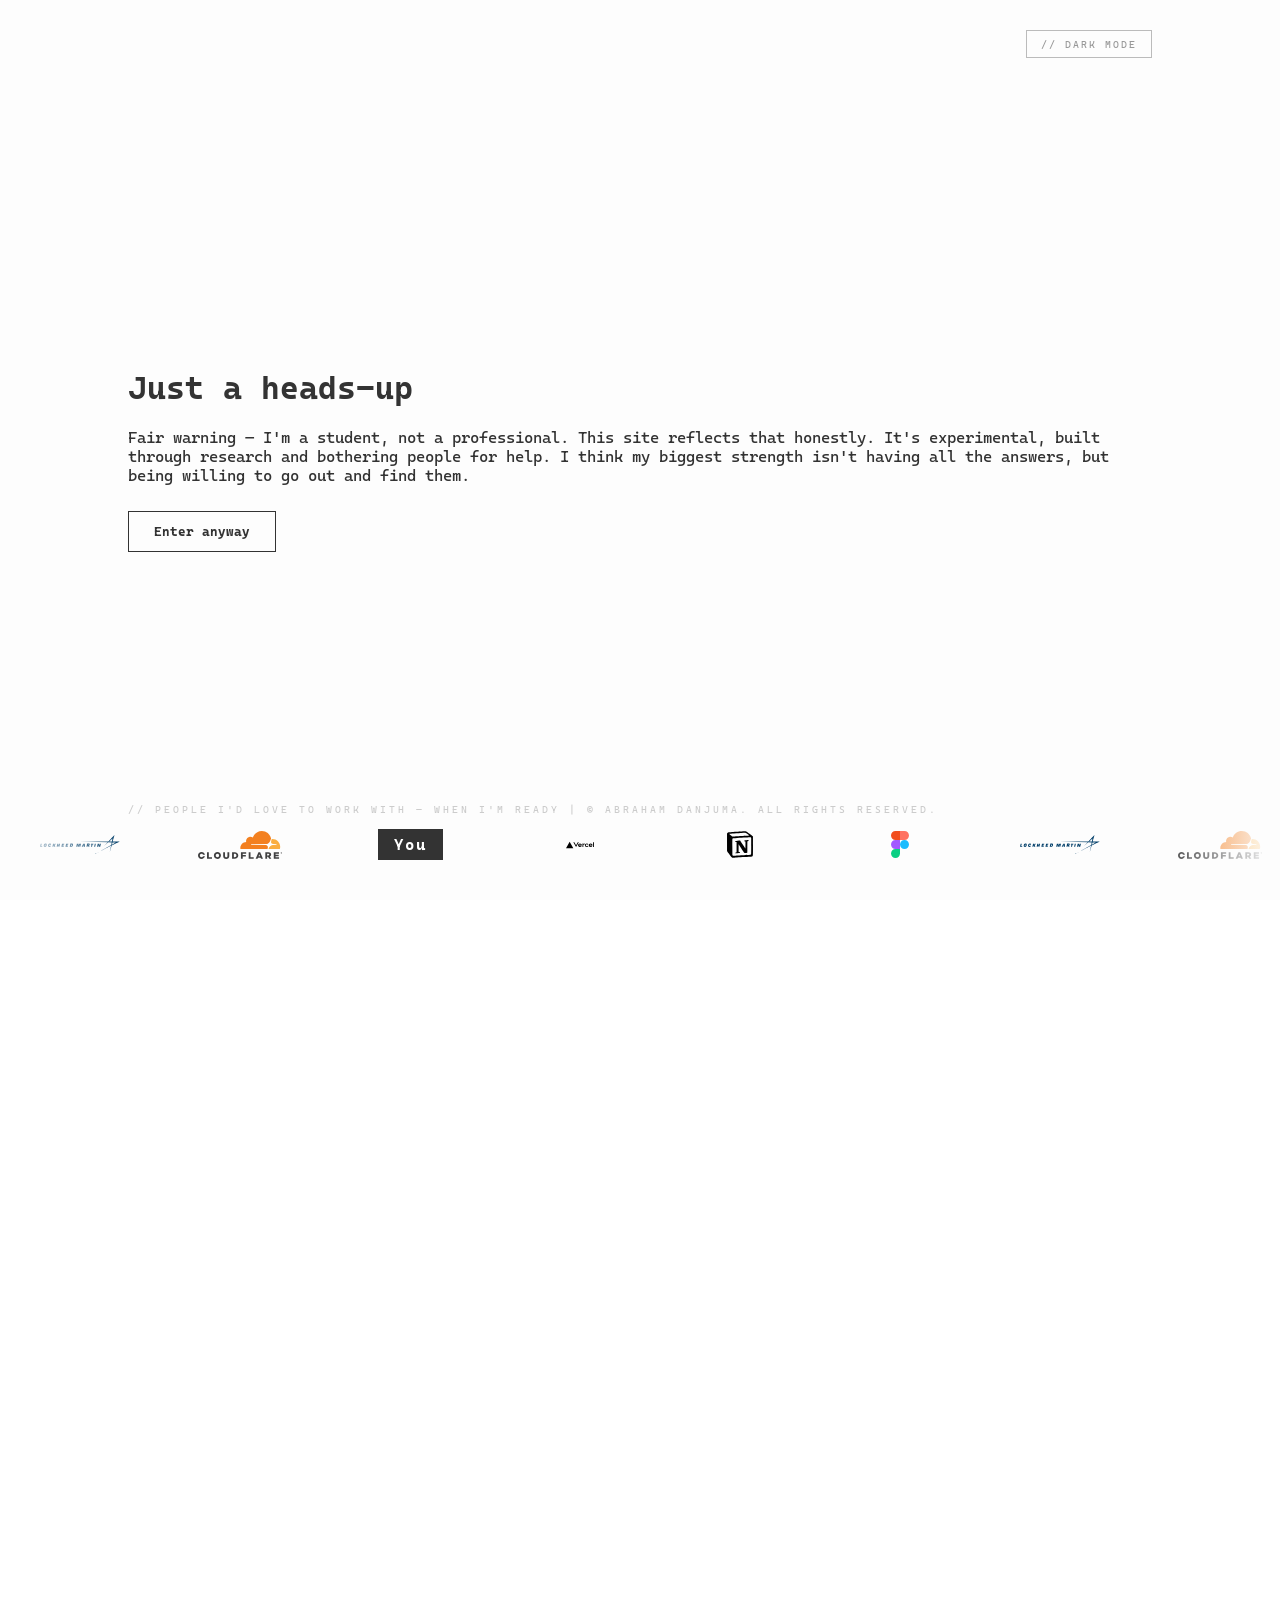
<file: index.html>
<!DOCTYPE html>
<html lang="en">
<head>
  <meta charset="UTF-8">
  <meta name="viewport" content="width=device-width, initial-scale=1.0">
  <title>Abraham Danjuma | Design & Build</title>
  <link rel="icon" type="image/x-icon" href="/logos/favicon.svg">
  <link rel="stylesheet" href="main.css">
</head>
<body>

  <div id="cursor"></div>
  <div id="noise-overlay"></div>
  <div id="toast">// copied to clipboard</div>
  <a id="new-project-badge" href="https://abrahamdanjuma.github.io/Dependency-Risk-Audit/" target="_blank" rel="noopener">
    <span class="badge-dot"></span>
    <span>New: Audit Tool is live — check it out</span>
    <span class="badge-arrow">→</span>
  </a>
  <div id="top-right-controls">
    <button id="main-dark-toggle" onclick="toggleDark()" style="background:none;border:1px solid var(--fg-faint);color:var(--fg-light);font-family:'Cascadia Code',monospace;font-size:0.65rem;letter-spacing:2px;text-transform:uppercase;padding:7px 14px;cursor:none;opacity:0;transition:opacity 1s ease,border-color 0.3s ease,color 0.3s ease,background 0.4s ease;pointer-events:none;" onmouseenter="this.style.borderColor='var(--fg)';this.style.color='var(--fg)'" onmouseleave="this.style.borderColor='var(--fg-faint)';this.style.color='var(--fg-light)'">// dark mode</button>

    <!-- TERMINAL NAV -->
    <div id="nav-terminal">
      <button id="nav-terminal-toggle" onclick="toggleNavTerminal()" aria-label="Open navigation">
        <span class="nav-caret">&gt;</span><span id="nav-terminal-current">go --intro</span><span class="nav-blink">_</span>
      </button>
      <div id="nav-terminal-panel">
        <button class="nav-cmd-row" data-pct="0" onclick="jumpToSection(0, 'intro')"><span class="nav-cmd-path">cd</span> ~/intro</button>
        <button class="nav-cmd-row" data-pct="0.22" onclick="jumpToSection(0.22, 'cv')"><span class="nav-cmd-path">cd</span> ~/cv</button>
        <button class="nav-cmd-row" data-pct="0.46" onclick="jumpToSection(0.46, 'projects')"><span class="nav-cmd-path">cd</span> ~/projects</button>
        <button class="nav-cmd-row" data-pct="0.70" onclick="jumpToSection(0.70, 'experiments')"><span class="nav-cmd-path">cd</span> ~/experiments</button>
        <button class="nav-cmd-row" data-pct="0.92" onclick="jumpToSection(0.92, 'contact')"><span class="nav-cmd-path">cd</span> ~/contact</button>
      </div>
    </div>
  </div>

  <!-- SCROLL PROGRESS -->
  <div id="scroll-progress">
    <div class="progress-dot"></div>
    <div class="progress-dot"></div>
    <div class="progress-dot"></div>
    <div class="progress-dot"></div>
    <div class="progress-dot"></div>
  </div>
  <div id="section-counter">01 / 05</div>

  <!-- REAL PROJECTS OVERLAY -->
  <div id="real-project-overlay">
    <button class="close-real-btn" onclick="hideRealProjects()">BACK TO MAIN</button>
    <div class="real-projects-grid">
      <a href="https://abrahamdanjuma.github.io/Dependency-Risk-Audit/" class="wip-entry" style="text-decoration:none;color:inherit;">
        <span class="wip-not-ready">build complete</span>
        <span class="wip-name">Audit tool</span>
        <span class="wip-desc">Client-side Python dependency audit checks requirements.txt for license and vulnerability risks, right in the browser.</span>
      </a>
    </div>
  </div>

  <!-- EXPERIMENTS OVERLAY -->
  <div id="project-grid-isolated">
    <button class="close-projects-btn" onclick="hideProjects()">BACK TO MAIN</button>
    <a href="Experiments/focus.html" class="project-entry"><span class="p-meta">01 / JavaScript Timing</span><span class="p-name">Focus Flow</span><p class="p-desc">A countdown timer for work sessions. It uses basic intervals to switch between work and break states.</p></a>
    <a href="Experiments/matrix.html" class="project-entry"><span class="p-meta">02 / DOM Practice</span><span class="p-name">Shelf</span><p class="p-desc">A basic input-based list. It is just an exercise in adding and deleting text entries on a page.</p></a>
    <a href="Experiments/subs.html" class="project-entry"><span class="p-meta">03 / Math & Logic</span><span class="p-name">Subs vs Life</span><p class="p-desc">A calculator that compares subscription costs against income to see the long-term financial impact.</p></a>
    <a href="Experiments/weather.html" class="project-entry"><span class="p-meta">04 / Form Handling</span><span class="p-name">Env-Log</span><p class="p-desc">A manual logger that records user-inputted weather and focus data into a table on the screen.</p></a>
  </div>

  <!-- DISCLAIMER -->
  <div id="disclaimer-layer">
    <button id="dark-toggle" onclick="toggleDark()">// dark mode</button>
    <div class="disclaimer-box">
      <h1>Just a heads-up</h1>
      <p>Fair warning — I'm a student, not a professional. This site reflects that honestly. It's experimental, built through research and bothering people for help. I think my biggest strength isn't having all the answers, but being willing to go out and find them.</p>
      <button class="enter-btn" onclick="enterSite()">Enter anyway</button>
    </div>

    <!-- SCROLLING COMPANIES -->
    <div id="companies-ticker">
      <p class="ticker-label">// people i'd love to work with — when i'm ready | © Abraham Danjuma. All rights reserved.</p>
      <div class="ticker-track" id="ticker-track">
        <!-- items injected by JS so we can duplicate for seamless loop -->
      </div>
    </div>
  </div>

  <!-- MAIN SCROLL CONTENT -->
  <div class="viewport" id="main-content">
    <div class="intro-build">
      <span class="clock-item intro-text">Hi,</span>
      <span class="clock-item intro-text">My name is Abraham Danjuma</span>
      <span class="clock-item sub-text" id="typing-text"></span>
    </div>

    <div class="cv-group">
      <span class="clock-item cv-line">my basic, low-experience <a href="ABRAHAM_DANJUMA_CV.pdf" class="cv-link" download="ABRAHAM_DANJUMA_CV.pdf">CV</a></span>
    </div>

    <div class="real-project-group">
      <span class="section-label">// Projects</span>
      <span class="intro-text clock-item"><button class="project-trigger-btn" onclick="showRealProjects()">What am i working on?</button></span>
    </div>

    <div class="project-group">
      <span class="section-label">// Selected Experiments</span>
      <span class="intro-text clock-item"><button class="project-trigger-btn" onclick="showProjects()">Built out of boredom</button></span>
    </div>

    <div class="contact-group">
      <div class="status-list">
        <div class="status-row is-retired">
          <div class="status-dot is-retired"></div>
          <span class="status-text">Seeking T-Level placement</span>
        </div>
        <div class="status-row is-active">
          <div class="status-dot is-active"></div>
          <div>
            <span class="status-text">Placement secured — Emarspath</span>
            <span class="status-meta">Offer received <span class="meta-value">30 June 2026</span> // Start date <span class="meta-value">19 August 2026</span></span>
          </div>
        </div>
      </div>
      <span class="clock-item intro-text">Contact Me.</span>
      <button class="email-copy-btn clock-item" onclick="copyEmail(this)">
        <span class="email-text">25043930@activatelearning.ac.uk</span>
        <span class="email-hint">// click to copy</span>
      </button>
    </div>
  </div>

  <script>
    const ANALYTICS_ENDPOINT = "https://script.google.com/macros/s/AKfycbwiosrvDXDQfG3OnvbConPKr4lmUNFu0y952v9GS88iKt_miAw66ATtcfaRRimXEnuvBw/exec";   

if (ANALYTICS_ENDPOINT !== "REPLACE_ME_LATER") {
  // Collect anonymous data and send it to your Google Sheet
  let sessionId = sessionStorage.getItem('_sess');
  if (!sessionId) {
    sessionId = crypto.randomUUID ? crypto.randomUUID() : Date.now() + '-' + Math.random();
    sessionStorage.setItem('_sess', sessionId);
  }
  let isReturning = localStorage.getItem('_returned') === '1';
  if (localStorage.getItem('_returned') === null) localStorage.setItem('_returned', '1');
  
  const baseData = {
    ts: new Date().toISOString(),
    session_id: sessionId,
    page: window.location.pathname,
    referrer: document.referrer || '(direct)',
    device: /Mobile/i.test(navigator.userAgent) ? 'mobile' : 'desktop',
    browser: navigator.userAgent.match(/(Chrome|Firefox|Safari|Edge)/)?.[1] || 'Other',
    os: navigator.userAgent.match(/(Windows|Mac|Linux|Android|iOS)/)?.[0] || 'Unknown',
    screen: screen.width + 'x' + screen.height,
    language: navigator.language.slice(0,2),
    returning: isReturning,
    dark_mode: document.documentElement.classList.contains('dark')
  };
  
  // Send pageview immediately
  const pageviewData = { ...baseData, type: 'pageview' };
  fetch(ANALYTICS_ENDPOINT, {
    method: 'POST',
    body: JSON.stringify(pageviewData),
    mode: 'no-cors',
    keepalive: true
  }).catch(e => console.log);
  
  // Track time on page
  let start = Date.now();
  let durationSent = false;
  
  function sendDuration() {
    if (durationSent) return;
    let duration = Math.round((Date.now() - start) / 1000);
    if (duration >= 2) {   // record even 2-second visits
      const durData = { ...baseData, type: 'duration', seconds: duration };
      fetch(ANALYTICS_ENDPOINT, {
        method: 'POST',
        body: JSON.stringify(durData),
        mode: 'no-cors',
        keepalive: true
      });
      durationSent = true;
    }
  }
  
  // Send duration after 5 seconds (catches medium+ visits)
  setTimeout(sendDuration, 5000);
  
  // Also send when they leave (catches very short visits, when possible)
  window.addEventListener('beforeunload', sendDuration);
  window.addEventListener('pagehide', sendDuration);
}
    const toast = document.getElementById('toast');
    let toastTimer;

    function showToast() {
      clearTimeout(toastTimer);
      toast.classList.add('show');
      toastTimer = setTimeout(() => toast.classList.remove('show'), 2500);
    }

    // ── Terminal nav ─────────────────────────────────────────
    const navTerminal   = document.getElementById('nav-terminal');
    const navCurrentEl  = document.getElementById('nav-terminal-current');
    const navCmdRows    = document.querySelectorAll('.nav-cmd-row');

    function toggleNavTerminal() {
      navTerminal.classList.toggle('is-open');
    }

    function jumpToSection(pct, label) {
      const maxScroll = document.body.scrollHeight - window.innerHeight;
      // land a touch past the breakpoint so the section's scroll-driven
      // animation has already resolved to its "in" state on arrival
      const target = Math.min(maxScroll, (pct + 0.02) * maxScroll);
      window.scrollTo({ top: target, behavior: 'smooth' });
      navTerminal.classList.remove('is-open');
    }

    document.addEventListener('click', (e) => {
      if (navTerminal && !navTerminal.contains(e.target)) {
        navTerminal.classList.remove('is-open');
      }
    });

    function copyEmail(btn) {
      const email = '25043930@activatelearning.ac.uk';
      const hint = btn.querySelector('.email-hint');

      function onSuccess() {
        btn.classList.add('copied');
        hint.textContent = '// copied to clipboard';
        showToast();
        setTimeout(() => {
          btn.classList.remove('copied');
          hint.textContent = '// click to copy';
        }, 2500);
      }

      if (navigator.clipboard && window.isSecureContext) {
        navigator.clipboard.writeText(email).then(onSuccess);
      } else {
        const ta = document.createElement('textarea');
        ta.value = email;
        ta.style.position = 'fixed';
        ta.style.opacity = '0';
        document.body.appendChild(ta);
        ta.focus();
        ta.select();
        try { document.execCommand('copy'); onSuccess(); } catch(e) {}
        document.body.removeChild(ta);
      }
    }

    // ── Companies ticker ──────────────────────────────────────
    const companies = [
      { name: 'Lockheed Martin', file: 'lockheed-martin-logo.svg', highlight: false, tall: true },
      { name: 'Cloudflare',      file: 'cloudflare-1.svg',         highlight: false },
      { name: 'You',             file: null,                        highlight: true  },
      { name: 'Vercel',          file: 'vercel.svg',               highlight: false },
      { name: 'Notion',          file: 'notion-2.svg',             highlight: false },
      { name: 'Figma',           file: 'figma-icon.svg',           highlight: false },
    ];
    const track = document.getElementById('ticker-track');
    // Duplicate for seamless infinite loop
    [...companies, ...companies].forEach(c => {
      const item = document.createElement('div');
      item.className = 'ticker-item' + (c.highlight ? ' highlight' : '');
      if (c.file) {
        const img = document.createElement('img');
        img.src = 'logos/' + c.file;
        img.alt = c.name;
        if (c.tall) img.classList.add('logo-tall');
        item.appendChild(img);
      } else {
        const span = document.createElement('span');
        span.textContent = c.name;
        item.appendChild(span);
      }
      track.appendChild(item);
    });

    // ── Typing effect ─────────────────────────────────────────
    const phrases = [
      "CS student @ Reading College",
      "Seeking a T-Level placement",
      "Building things, breaking things"
    ];
    let phraseIndex = 0, charIndex = 0, deleting = false;
    const typingEl = document.getElementById("typing-text");
    function type() {
      const current = phrases[phraseIndex];
      if (!deleting) {
        typingEl.textContent = current.slice(0, charIndex++);
        if (charIndex > current.length) { deleting = true; setTimeout(type, 1500); return; }
      } else {
        typingEl.textContent = current.slice(0, charIndex--);
        if (charIndex < 0) { deleting = false; phraseIndex = (phraseIndex + 1) % phrases.length; setTimeout(type, 400); return; }
      }
      setTimeout(type, deleting ? 40 : 70);
    }
    type();

    const cursor       = document.getElementById('cursor');
    const layer        = document.getElementById('disclaimer-layer');
    const content      = document.getElementById('main-content');
    const projectSection     = document.getElementById('project-grid-isolated');
    const realProjectSection = document.getElementById('real-project-overlay');
    const progressEl   = document.getElementById('scroll-progress');
    const counterEl    = document.getElementById('section-counter');
    const dots         = document.querySelectorAll('.progress-dot');
    const newProjectBadge = document.getElementById('new-project-badge');

    // ── Cursor ──────────────────────────────────────────────
    window.addEventListener('mousemove', (e) => {
      cursor.style.left = e.clientX + 'px';
      cursor.style.top  = e.clientY + 'px';
    });

    // ── Scroll: progress dots + section counter ──────────────
    const sectionLabels = ['01', '02', '03', '04', '05'];
    const sectionBreaks = [0, 0.22, 0.46, 0.70, 0.92];

    // Each group, its active scroll range, and its clickable children selectors
    const groups = [
      { el: document.querySelector('.cv-group'),           range: [0.22, 0.44] },
      { el: document.querySelector('.real-project-group'), range: [0.46, 0.68] },
      { el: document.querySelector('.project-group'),      range: [0.70, 0.90] },
      { el: document.querySelector('.contact-group'),      range: [0.92, 1.01] },
    ];

    function updateScroll() {
      const pct = window.scrollY / (document.body.scrollHeight - window.innerHeight);
      let current = 0;
      sectionBreaks.forEach((b, i) => { if (pct >= b) current = i; });
      dots.forEach((d, i) => d.classList.toggle('active', i === current));
      counterEl.textContent = sectionLabels[current] + ' / 05';

      const navLabels = ['intro', 'cv', 'projects', 'experiments', 'contact'];
      if (navCurrentEl) navCurrentEl.textContent = 'go --' + navLabels[current];
      navCmdRows.forEach((row, i) => row.classList.toggle('is-current', i === current));

      // The viewport wrapper itself must allow pointer-events when any group is active
      const anyActive = groups.some(({ range }) => pct >= range[0] && pct <= range[1]);
      content.style.pointerEvents = anyActive ? 'auto' : 'none';

      // Per-group: enable the group and ALL descendant interactive elements
      groups.forEach(({ el, range }) => {
        const active = pct >= range[0] && pct <= range[1];
        el.style.pointerEvents = active ? 'auto' : 'none';
        el.querySelectorAll('a, button, [onclick]').forEach(child => {
          child.style.pointerEvents = active ? 'auto' : 'none';
        });
      });
    }

    window.addEventListener('scroll', updateScroll);

    // ── Overlays ─────────────────────────────────────────────
    function showRealProjects() {
      realProjectSection.style.display = 'block';
      setTimeout(() => { realProjectSection.style.opacity = '1'; }, 10);
      refreshHovers();
    }
    function hideRealProjects() {
      realProjectSection.style.opacity = '0';
      setTimeout(() => { realProjectSection.style.display = 'none'; }, 400);
    }
    function showProjects() {
      projectSection.style.display = 'grid';
      setTimeout(() => { projectSection.style.opacity = '1'; }, 10);
      refreshHovers();
    }
    function hideProjects() {
      projectSection.style.opacity = '0';
      setTimeout(() => { projectSection.style.display = 'none'; }, 400);
      if (window.location.hash === '#projects') history.replaceState(null, null, ' ');
    }

    // ── Cursor hover effects ──────────────────────────────────
    function refreshHovers() {
      document.querySelectorAll('a, button, .project-entry, .wip-entry, #new-project-badge').forEach(el => {
        el.onmouseenter = () => cursor.classList.add('cursor-hover');
        el.onmouseleave = () => cursor.classList.remove('cursor-hover');
      });
      // Save scroll position when clicking into an experiment
      document.querySelectorAll('.project-entry').forEach(el => {
        el.addEventListener('click', () => {
          sessionStorage.setItem('scrollPos', window.scrollY);
        });
      });
    }

    // ── Site entry ────────────────────────────────────────────
    function enterSite() {
      layer.style.opacity = '0';
      setTimeout(() => {
        layer.style.visibility = 'hidden';
        content.style.opacity  = '1';
        progressEl.style.opacity = '1';
        counterEl.style.opacity  = '1';
        mainToggle.style.opacity = '1';
        mainToggle.style.pointerEvents = 'auto';
        navTerminal.style.opacity = '1';
        navTerminal.style.pointerEvents = 'auto';
        document.documentElement.style.overflowY = 'auto';
        newProjectBadge.classList.add('is-visible');
        newProjectBadge.style.pointerEvents = 'auto';
      }, 800);
      refreshHovers();
    }

    // ── Return from experiment (skip disclaimer) ──────────────
    window.addEventListener('load', () => {
      if (window.location.hash === '#projects') {
        layer.style.display = 'none';
        content.style.opacity    = '1';
        progressEl.style.opacity = '1';
        counterEl.style.opacity  = '1';
        mainToggle.style.opacity = '1';
        mainToggle.style.pointerEvents = 'auto';
        navTerminal.style.opacity = '1';
        navTerminal.style.pointerEvents = 'auto';
        document.documentElement.style.overflowY = 'auto';
        newProjectBadge.classList.add('is-visible');
        newProjectBadge.style.pointerEvents = 'auto';

        // Restore scroll position if we saved one
        const savedScroll = sessionStorage.getItem('scrollPos');
        if (savedScroll) {
          window.scrollTo(0, parseInt(savedScroll));
          sessionStorage.removeItem('scrollPos');
          updateScroll();
        }

        showProjects();
      }
      refreshHovers();
    });
    // ── Dark mode ─────────────────────────────────────────────
    const mainToggle = document.getElementById('main-dark-toggle');
    const discToggle = document.getElementById('dark-toggle');

    function applyDark(dark) {
      document.documentElement.classList.toggle('dark', dark);
      const label = dark ? '// light mode' : '// dark mode';
      if (mainToggle) mainToggle.textContent = label;
      if (discToggle) discToggle.textContent = label;
    }

    function toggleDark() {
      const nowDark = !document.documentElement.classList.contains('dark');
      localStorage.setItem('darkMode', nowDark ? '1' : '0');
      applyDark(nowDark);
    }

    // Apply saved preference immediately
    applyDark(localStorage.getItem('darkMode') === '1');

  </script>
</body>
</html>
</file>
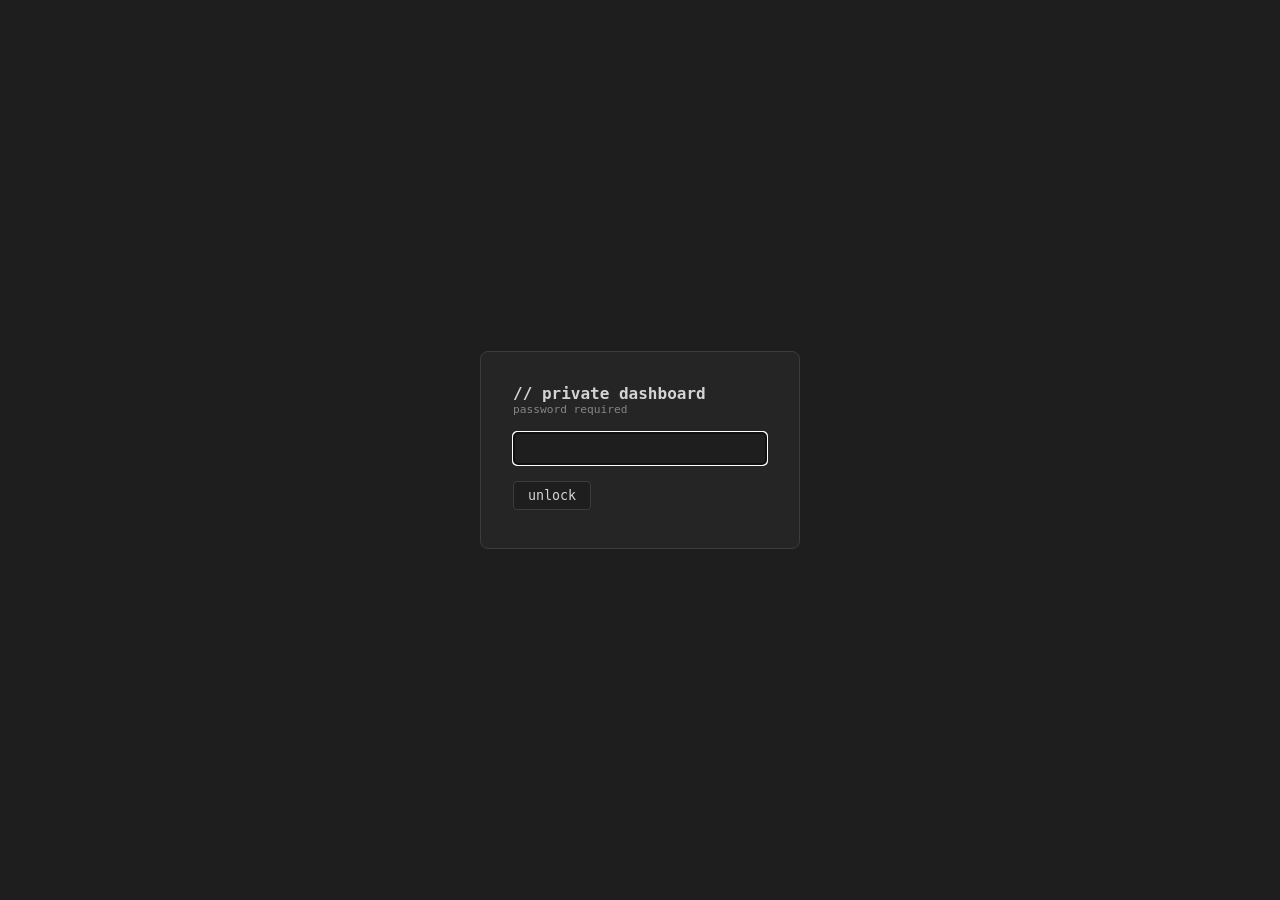
<file: dashboard.html>
<!DOCTYPE html>
<html lang="en">
<head>
  <meta charset="UTF-8">
  <meta name="viewport" content="width=device-width, initial-scale=1.0">
  <title>// dashboard · VS Code dark</title>
  <style>
    /* === VS Code Dark Theme === */
    :root {
      --bg: #1e1e1e;
      --bg-card: #252526;
      --bg-hover: #2d2d2d;
      --fg: #d4d4d4;
      --fg-mid: #858585;
      --border: #3c3c3c;
      --accent: #007acc;
      --accent-soft: #1a3a5a;
      --scrollbar-track: #2d2d2d;
      --scrollbar-thumb: #424242;
      --scrollbar-thumb-hover: #686868;
    }
    * { box-sizing: border-box; }
    body {
      background: var(--bg);
      font-family: 'Cascadia Code', 'Consolas', monospace;
      color: var(--fg);
      margin: 0;
      padding: 2vh 3%;
      height: 100vh;
      overflow-y: auto;
    }
    /* Custom scrollbar (like VS Code) */
    ::-webkit-scrollbar {
      width: 12px;
      height: 12px;
    }
    ::-webkit-scrollbar-track {
      background: var(--scrollbar-track);
      border-radius: 6px;
    }
    ::-webkit-scrollbar-thumb {
      background: var(--scrollbar-thumb);
      border-radius: 6px;
      border: 2px solid var(--scrollbar-track);
      background-clip: padding-box;
    }
    ::-webkit-scrollbar-thumb:hover {
      background: var(--scrollbar-thumb-hover);
    }
    ::-webkit-scrollbar-corner {
      background: var(--bg);
    }
    /* Firefox scrollbar */
    * {
      scrollbar-width: thin;
      scrollbar-color: var(--scrollbar-thumb) var(--scrollbar-track);
    }

    .dashboard-container {
      max-width: 1200px;
      margin: 0 auto;
      display: flex;
      flex-direction: column;
      gap: 1.2rem;
    }

    /* Header */
    .header {
      display: flex;
      justify-content: space-between;
      align-items: baseline;
      flex-wrap: wrap;
      border-bottom: 1px solid var(--border);
      padding-bottom: 0.6rem;
    }
    .header h1 {
      font-size: 1.6rem;
      border-left: 4px solid var(--accent);
      padding-left: 1rem;
      margin: 0;
      font-weight: normal;
    }
    .header .sub {
      color: var(--fg-mid);
      font-size: 0.7rem;
      margin-top: 0.2rem;
    }
    .header-actions {
      display: flex;
      gap: 0.8rem;
      flex-wrap: wrap;
    }
    .header-actions button {
      background: var(--bg-card);
      border: 1px solid var(--border);
      color: var(--fg);
      padding: 6px 14px;
      font-family: inherit;
      font-size: 0.7rem;
      cursor: pointer;
      border-radius: 4px;
      transition: 0.2s;
    }
    .header-actions button:hover {
      background: var(--bg-hover);
      border-color: var(--accent);
    }

    /* Stats cards – stacked vertically */
    .stats-grid {
      display: flex;
      flex-direction: column;
      gap: 0.8rem;
    }
    .stat-row {
      display: grid;
      grid-template-columns: 1fr 2fr 1fr 1fr;
      gap: 1rem;
      background: var(--bg-card);
      border: 1px solid var(--border);
      padding: 0.8rem 1.2rem;
      border-radius: 4px;
    }
    .stat-item {
      display: flex;
      flex-direction: column;
    }
    .stat-item .label {
      font-size: 0.6rem;
      text-transform: uppercase;
      color: var(--fg-mid);
      letter-spacing: 1px;
    }
    .stat-item .value {
      font-size: 1.8rem;
      font-weight: bold;
      margin-top: 2px;
    }

    /* Device breakdown */
    .device-section {
      background: var(--bg-card);
      border: 1px solid var(--border);
      padding: 0.8rem 1.2rem;
      border-radius: 4px;
    }
    .device-section .label {
      font-size: 0.6rem;
      text-transform: uppercase;
      color: var(--fg-mid);
      letter-spacing: 1px;
      margin-bottom: 6px;
    }
    .device-tags {
      display: flex;
      flex-wrap: wrap;
      gap: 0.8rem 1.5rem;
    }
    .device-tag {
      font-size: 0.7rem;
      background: var(--bg);
      padding: 2px 8px;
      border-radius: 12px;
      border: 1px solid var(--border);
    }

    /* Filter section – vertical stacking */
    .filter-section {
      background: var(--bg-card);
      border: 1px solid var(--border);
      padding: 1rem 1.2rem;
      border-radius: 4px;
      display: flex;
      flex-direction: column;
      gap: 0.8rem;
    }
    .filter-row {
      display: flex;
      flex-wrap: wrap;
      gap: 1rem 2rem;
      align-items: flex-end;
    }
    .filter-group {
      display: flex;
      flex-direction: column;
      gap: 3px;
      flex: 1 1 180px;
    }
    .filter-group label {
      font-size: 0.6rem;
      text-transform: uppercase;
      color: var(--fg-mid);
      letter-spacing: 1px;
    }
    .filter-group input {
      background: var(--bg);
      border: 1px solid var(--border);
      color: var(--fg);
      padding: 6px 10px;
      font-family: inherit;
      font-size: 0.7rem;
      border-radius: 4px;
      width: 100%;
    }
    .filter-group input:focus {
      outline: none;
      border-color: var(--accent);
    }
    .filter-actions {
      display: flex;
      gap: 0.6rem;
      flex-wrap: wrap;
    }
    .filter-actions button {
      background: var(--bg);
      border: 1px solid var(--border);
      color: var(--fg);
      padding: 6px 14px;
      font-family: inherit;
      font-size: 0.7rem;
      cursor: pointer;
      border-radius: 4px;
      transition: 0.2s;
    }
    .filter-actions button:hover {
      background: var(--bg-hover);
      border-color: var(--accent);
    }

    /* Table wrapper */
    .table-wrapper {
      background: var(--bg-card);
      border: 1px solid var(--border);
      border-radius: 4px;
      overflow-x: auto;
      overflow-y: auto;
      max-height: 60vh;
    }
    table {
      width: 100%;
      border-collapse: collapse;
      font-size: 0.7rem;
    }
    th, td {
      text-align: left;
      padding: 8px 10px;
      border-bottom: 1px solid var(--border);
      vertical-align: middle;
    }
    th {
      background: var(--bg);
      text-transform: uppercase;
      color: var(--fg-mid);
      font-weight: normal;
      letter-spacing: 0.5px;
      position: sticky;
      top: 0;
      z-index: 2;
    }
    tr:hover td {
      background: var(--bg-hover);
    }
    .identifier-badge {
      background: var(--accent-soft);
      padding: 2px 6px;
      border-radius: 4px;
      font-size: 0.6rem;
      word-break: break-all;
      display: inline-block;
      max-width: 200px;
    }
    .hide-btn {
      background: none;
      border: none;
      color: var(--fg-mid);
      cursor: pointer;
      font-size: 1rem;
      padding: 2px 4px;
      border-radius: 4px;
      transition: 0.2s;
    }
    .hide-btn:hover {
      color: var(--accent);
      background: var(--bg-hover);
    }
    .filter-info {
      font-size: 0.7rem;
      color: var(--fg-mid);
      margin-top: 0.2rem;
    }
    footer {
      margin-top: 2rem;
      font-size: 0.6rem;
      text-align: center;
      color: var(--fg-mid);
      border-top: 1px solid var(--border);
      padding-top: 1rem;
    }

    /* Toast */
    .toast {
      position: fixed;
      bottom: 30px;
      left: 50%;
      transform: translateX(-50%);
      background: #333;
      color: #fff;
      padding: 8px 20px;
      font-size: 0.7rem;
      border-radius: 30px;
      opacity: 0;
      transition: opacity 0.2s;
      pointer-events: none;
      z-index: 9999;
    }
    .toast.show {
      opacity: 1;
    }

    /* Password overlay */
    .password-overlay {
      position: fixed;
      top: 0;
      left: 0;
      width: 100%;
      height: 100%;
      background: var(--bg);
      display: flex;
      align-items: center;
      justify-content: center;
      z-index: 1000;
    }
    .password-box {
      background: var(--bg-card);
      border: 1px solid var(--border);
      padding: 2rem;
      width: 320px;
      border-radius: 8px;
    }
    .password-box input {
      width: 100%;
      background: var(--bg);
      border: 1px solid var(--border);
      color: var(--fg);
      padding: 8px;
      font-family: inherit;
      margin: 1rem 0;
      border-radius: 4px;
    }
    .password-box button {
      background: var(--bg);
      border: 1px solid var(--border);
      color: var(--fg);
      padding: 6px 14px;
      font-family: inherit;
      cursor: pointer;
      border-radius: 4px;
    }
    .password-box button:hover {
      background: var(--bg-hover);
      border-color: var(--accent);
    }
    .password-box .error {
      color: #f48771;
      font-size: 0.7rem;
      margin-top: 6px;
    }
  </style>
</head>
<body>
<div id="toastMsg" class="toast"></div>

<div class="dashboard-container" id="dashboardContent" style="display: none;">

  <!-- Header -->
  <div class="header">
    <div>
      <h1>⦿ visitor analytics</h1>
      <div class="sub">VS Code dark · vertical layout · persistent device ID</div>
    </div>
    <div class="header-actions">
      <button id="darkToggle">🌓 light mode</button>
      <button id="refreshBtn">⟳ refresh</button>
      <button id="resetHiddenBtn">↺ show all hidden</button>
    </div>
  </div>

  <!-- Stats cards (vertical rows) -->
  <div class="stats-grid">
    <div class="stat-row">
      <div class="stat-item"><span class="label">total events</span><span class="value" id="totalVisits">—</span></div>
      <div class="stat-item"><span class="label">unique sessions</span><span class="value" id="uniqueSessions">—</span></div>
      <div class="stat-item"><span class="label">returning rate</span><span class="value" id="returningRate">—</span></div>
      <div class="stat-item"><span class="label">avg time (sec)</span><span class="value" id="avgDuration">—</span></div>
    </div>
  </div>

  <!-- Device breakdown -->
  <div class="device-section">
    <div class="label">📱 device distribution</div>
    <div class="device-tags" id="deviceBreakdown"></div>
  </div>

  <!-- Filters (vertical) -->
  <div class="filter-section">
    <div class="filter-row">
      <div class="filter-group">
        <label>📅 from date</label>
        <input type="date" id="filterDateFrom">
      </div>
      <div class="filter-group">
        <label>📅 to date</label>
        <input type="date" id="filterDateTo">
      </div>
      <div class="filter-group">
        <label>🔍 identifier (device / session)</label>
        <input type="text" id="identifierSearch" placeholder="device_id or session...">
      </div>
      <div class="filter-actions">
        <button id="clearFiltersBtn">✕ clear</button>
      </div>
    </div>
    <div class="filter-info" id="filterInfo"></div>
  </div>

  <!-- Table -->
  <div class="table-wrapper">
    <table>
      <thead>
        <tr>
          <th>⏱️ time (local)</th>
          <th>page</th>
          <th>referrer</th>
          <th>device</th>
          <th>identifier</th>
          <th>duration</th>
          <th style="width:40px;"></th>
        </tr>
      </thead>
      <tbody id="tableBody">
        <tr><td colspan="7">loading...</td></tr>
      </tbody>
    </table>
  </div>

  <footer>🔹 "Hide" removes row from this view only — no data is deleted from your Google Sheet.</footer>
</div>

<script>
  // ======================= CONFIGURATION ==========================
  const SCRIPT_URL = "https://script.google.com/macros/s/AKfycbwiosrvDXDQfG3OnvbConPKr4lmUNFu0y952v9GS88iKt_miAw66ATtcfaRRimXEnuvBw/exec";
  const ADMIN_PASS = "abraham";

  let fullData = [];
  let hiddenRowKeys = new Set();

  function showToast(msg, isErr = false) {
    const t = document.getElementById('toastMsg');
    t.textContent = msg;
    t.style.backgroundColor = isErr ? '#b71c1c' : '#2d2d2d';
    t.classList.add('show');
    clearTimeout(t._timer);
    t._timer = setTimeout(() => t.classList.remove('show'), 2500);
  }

  // ---------- AUTH ----------
  if (sessionStorage.getItem('dashboard_auth') !== 'true') {
    const overlay = document.createElement('div');
    overlay.className = 'password-overlay';
    overlay.innerHTML = `
      <div class="password-box">
        <div style="font-weight:bold;">// private dashboard</div>
        <div style="font-size:0.7rem; color:var(--fg-mid);">password required</div>
        <input type="password" id="passInput" autocomplete="off">
        <button id="submitPass">unlock</button>
        <div class="error" id="passError"></div>
      </div>
    `;
    document.body.prepend(overlay);
    const input = overlay.querySelector('#passInput');
    const btn = overlay.querySelector('#submitPass');
    const err = overlay.querySelector('#passError');
    const check = () => {
      if (input.value === ADMIN_PASS) {
        sessionStorage.setItem('dashboard_auth', 'true');
        overlay.remove();
        initDashboard();
      } else {
        err.textContent = '// wrong password';
        input.value = '';
      }
    };
    btn.onclick = check;
    input.onkeypress = (e) => { if (e.key === 'Enter') check(); };
    input.focus();
  } else {
    initDashboard();
  }

  // ---------- DASHBOARD ----------
  async function fetchData() {
    try {
      const res = await fetch(SCRIPT_URL + '?t=' + Date.now());
      const data = await res.json();
      if (data.error) throw new Error(data.error);
      fullData = (data.rows || []).map((row, idx) => enrichRow(row, idx));
      renderStatsAndCharts();
      applyFiltersAndRender();
    } catch (e) {
      document.getElementById('tableBody').innerHTML = `<tr><td colspan="7">❌ Error: ${e.message}</td></tr>`;
      showToast("Failed to load: " + e.message, true);
    }
  }

  function enrichRow(row, idx) {
    let localTimeStr = '—', localDateYMD = null;
    if (row.ts) {
      try {
        const d = new Date(row.ts);
        if (!isNaN(d)) {
          localTimeStr = d.toLocaleString();
          localDateYMD = d.toISOString().split('T')[0];
        }
      } catch(e) {}
    }
    const os = row.os || '?';
    const browser = row.browser || '?';
    const devicePretty = `${os} / ${browser}`;
    const deviceType = row.device || 'desktop';
    let idRaw = row.device_id || row.session_id || '';
    let displayId = idRaw.length > 16 ? idRaw.slice(0,12)+'…'+idRaw.slice(-4) : (idRaw || 'unknown');
    const hideKey = `${row.ts}_${row.session_id}`;
    return {
      ...row,
      localTimeStr,
      localDateYMD,
      devicePretty,
      deviceType,
      displayId,
      fullId: idRaw,
      hideKey,
    };
  }

  function renderStatsAndCharts() {
    const total = fullData.length;
    document.getElementById('totalVisits').innerText = total;
    const uniqueSessions = new Set(fullData.map(r => r.session_id)).size;
    document.getElementById('uniqueSessions').innerText = uniqueSessions;
    const returning = fullData.filter(r => r.returning === 'true').length;
    const rate = total ? ((returning/total)*100).toFixed(1)+'%' : '0%';
    document.getElementById('returningRate').innerText = rate;
    const durations = fullData.filter(r => r.type==='duration' && r.seconds).map(r=>parseInt(r.seconds));
    const avg = durations.length ? Math.round(durations.reduce((a,b)=>a+b,0)/durations.length) : '—';
    document.getElementById('avgDuration').innerText = avg;

    const devMap = new Map();
    fullData.forEach(r => {
      let key = `${r.devicePretty} (${r.deviceType})`;
      devMap.set(key, (devMap.get(key)||0)+1);
    });
    const devHtml = Array.from(devMap.entries()).slice(0,6).map(([k,v]) => `<span class="device-tag">${escapeHtml(k)} ${v}</span>`).join('');
    document.getElementById('deviceBreakdown').innerHTML = devHtml || '<span class="device-tag">—</span>';
  }

  function applyFiltersAndRender() {
    const from = document.getElementById('filterDateFrom').value;
    const to = document.getElementById('filterDateTo').value;
    const query = document.getElementById('identifierSearch').value.trim().toLowerCase();
    let filtered = fullData.filter(row => {
      if (from && row.localDateYMD && row.localDateYMD < from) return false;
      if (to && row.localDateYMD && row.localDateYMD > to) return false;
      if (query) {
        const hay = (row.fullId + ' ' + row.displayId + ' ' + row.devicePretty).toLowerCase();
        if (!hay.includes(query)) return false;
      }
      if (hiddenRowKeys.has(row.hideKey)) return false;
      return true;
    });
    document.getElementById('filterInfo').innerHTML = `🔍 showing ${filtered.length} of ${fullData.length} events (${hiddenRowKeys.size} hidden locally)`;
    renderTable(filtered);
  }

  function renderTable(rows) {
    const tbody = document.getElementById('tableBody');
    if (!rows.length) {
      tbody.innerHTML = '<tr><td colspan="7">✨ no matches or all hidden</td></tr>';
      return;
    }
    const sorted = [...rows].sort((a,b) => new Date(b.ts) - new Date(a.ts));
    tbody.innerHTML = sorted.map(row => `
      <tr>
        <td>${escapeHtml(row.localTimeStr)}</td>
        <td>${escapeHtml(row.page || '/')}</td>
        <td>${escapeHtml((row.referrer || '').replace(/^https?:\/\//,'').slice(0,40))}</td>
        <td>${escapeHtml(row.devicePretty)}</td>
        <td><span class="identifier-badge" title="${escapeHtml(row.fullId)}">${escapeHtml(row.displayId)}</span></td>
        <td>${row.type==='duration' ? row.seconds+'s' : '—'}</td>
        <td><button class="hide-btn" data-hidekey="${escapeHtml(row.hideKey)}" title="hide row">🙈</button></td>
      </tr>
    `).join('');
    document.querySelectorAll('.hide-btn').forEach(btn => {
      btn.addEventListener('click', (e) => {
        const key = btn.getAttribute('data-hidekey');
        if (key) {
          hiddenRowKeys.add(key);
          applyFiltersAndRender();
          showToast("Row hidden locally");
        }
      });
    });
  }

  function escapeHtml(str) { if(!str) return ''; return String(str).replace(/[&<>]/g, m => m==='&'?'&amp;':m==='<'?'&lt;':'&gt;'); }

  function clearFilters() {
    document.getElementById('filterDateFrom').value = '';
    document.getElementById('filterDateTo').value = '';
    document.getElementById('identifierSearch').value = '';
    applyFiltersAndRender();
  }

  function resetHidden() {
    hiddenRowKeys.clear();
    applyFiltersAndRender();
    showToast("All hidden rows restored");
  }

  function initDashboard() {
    // Apply dark theme by default (already set in CSS)
    // Toggle between dark and light (light is not fully implemented but toggle works)
    const darkToggle = document.getElementById('darkToggle');
    let isDark = true;
    darkToggle.textContent = '🌓 light mode';
    darkToggle.onclick = () => {
      isDark = !isDark;
      document.documentElement.style.setProperty('--bg', isDark ? '#1e1e1e' : '#faf9f6');
      document.documentElement.style.setProperty('--bg-card', isDark ? '#252526' : '#ffffff');
      document.documentElement.style.setProperty('--fg', isDark ? '#d4d4d4' : '#1a1a1a');
      document.documentElement.style.setProperty('--fg-mid', isDark ? '#858585' : '#555');
      document.documentElement.style.setProperty('--border', isDark ? '#3c3c3c' : '#ddd');
      document.documentElement.style.setProperty('--bg-hover', isDark ? '#2d2d2d' : '#f5f5f5');
      document.documentElement.style.setProperty('--accent-soft', isDark ? '#1a3a5a' : '#ccf0cc');
      darkToggle.textContent = isDark ? '🌓 light mode' : '🌓 dark mode';
      localStorage.setItem('dashboardDark', isDark ? '1' : '0');
    };
    // Load saved preference (default dark)
    if (localStorage.getItem('dashboardDark') === '0') {
      darkToggle.click();
    }

    document.getElementById('refreshBtn').onclick = () => { hiddenRowKeys.clear(); fetchData(); };
    document.getElementById('resetHiddenBtn').onclick = resetHidden;
    document.getElementById('clearFiltersBtn').onclick = clearFilters;
    document.getElementById('identifierSearch').addEventListener('input', applyFiltersAndRender);
    document.getElementById('filterDateFrom').addEventListener('change', applyFiltersAndRender);
    document.getElementById('filterDateTo').addEventListener('change', applyFiltersAndRender);
    document.getElementById('dashboardContent').style.display = 'block';
    fetchData();
    setInterval(() => fetchData(), 60000);
  }
</script>
</body>
</html>
</file>
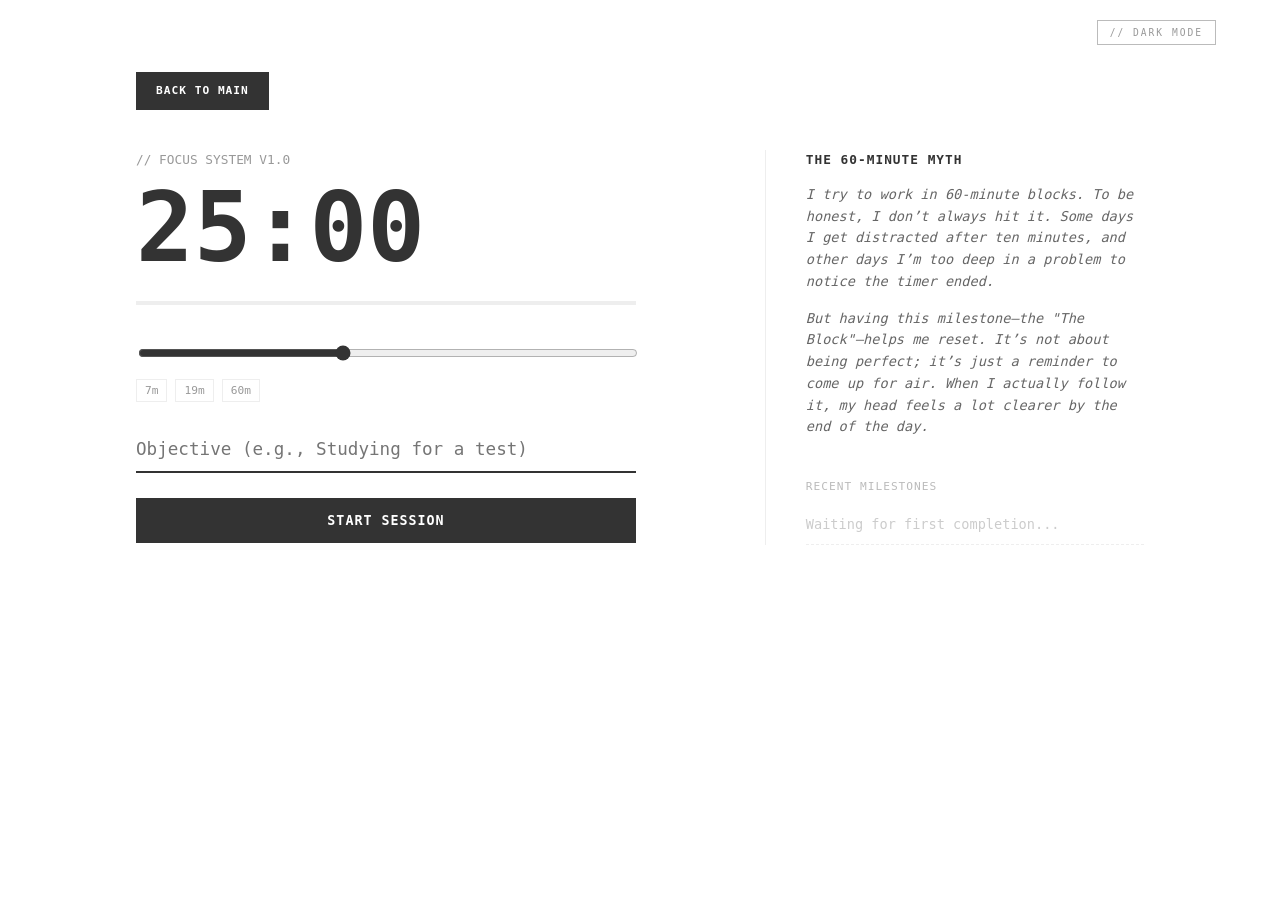
<file: Experiments/focus.html>
<!DOCTYPE html>
<html lang="en">
<head>
    <meta charset="UTF-8">
    <meta name="viewport" content="width=device-width, initial-scale=1.0">
    <title>02. Focus | Fluid Timer</title>
    <style>
        /* ── DARK MODE VARS ─────────────────────────────────────── */
        :root {
          --bg: #fff; --bg-off: #f0f0f0; --fg: #333; --fg-mid: #666;
          --fg-light: #999; --fg-faint: #bbb; --fg-ghost: #ccc;
          --fg-line: #eee; --fg-inv: #fff; --bg-inv: #333;
        }
        html.dark {
          --bg: #111; --bg-off: #1d1d1d; --fg: #e8e8e8; --fg-mid: #999;
          --fg-light: #777; --fg-faint: #555; --fg-ghost: #444;
          --fg-line: #2a2a2a; --fg-inv: #111; --bg-inv: #e8e8e8;
        }
        html, body { background: var(--bg); color: var(--fg); transition: background 0.4s ease, color 0.4s ease; }

        #dark-toggle {
          position: fixed; top: 20px; right: 5%;
          background: none; border: 1px solid var(--fg-faint);
          color: var(--fg-light); font-family: 'Cascadia Code', monospace;
          font-size: 0.6rem; letter-spacing: 2px; text-transform: uppercase;
          padding: 6px 12px; cursor: pointer; z-index: 9999;
          transition: border-color 0.3s, color 0.3s;
        }
        #dark-toggle:hover { border-color: var(--fg); color: var(--fg); }

        body { font-family: 'Cascadia Code', monospace; padding: 5% 10%; line-height: 1.6; }
        
        /* The Alarm State */
        body.timer-done { animation: flash-bg 0.8s infinite; }
        @keyframes flash-bg { 
            0% { background: var(--bg); } 
            50% { background: var(--bg-off); } 
            100% { background: var(--bg); } 
        }

        .main-layout { display: grid; grid-template-columns: 1.2fr 0.8fr; gap: 60px; align-items: start; }

        .timer-section { max-width: 500px; }
        .session-type { font-size: 0.8rem; color: var(--fg-light); text-transform: uppercase; margin-bottom: 10px; }
        #time { font-size: 6rem; font-weight: bold; line-height: 1; margin-bottom: 10px; }
        
        .flow-container { width: 100%; height: 4px; background: var(--fg-line); margin: 25px 0; }
        #flow-bar { width: 0%; height: 100%; background: var(--fg); transition: width 1s linear; }

        input[type="range"] { width: 100%; accent-color: var(--fg); cursor: pointer; margin-top: 15px; }
        .presets { display: flex; gap: 8px; margin-top: 10px; }
        .preset-btn { font-size: 0.7rem; border: 1px solid var(--fg-line); background: none; padding: 4px 8px; color: var(--fg-light); cursor: pointer; font-family: inherit; transition: border-color 0.3s, color 0.3s; }
        .preset-btn:hover { border-color: var(--fg); color: var(--fg); }

        input[type="text"] { border: none; border-bottom: 2px solid var(--fg); padding: 12px 0; font-family: inherit; width: 100%; outline: none; font-size: 1.1rem; margin: 25px 0; background: transparent; color: var(--fg); }
        
        .btn-main { background: var(--bg-inv); color: var(--fg-inv); border: none; padding: 15px; width: 100%; font-family: inherit; font-weight: bold; cursor: pointer; text-transform: uppercase; letter-spacing: 1px; transition: opacity 0.2s; }
        .btn-main:hover { opacity: 0.8; }
        .btn-main.alarm-active { background: #ff4444; color: #fff; }

        .sidebar { border-left: 1px solid var(--fg-line); padding-left: 40px; }
        .philosophy-note { margin-bottom: 40px; }
        .philosophy-note h3 { font-size: 0.8rem; text-transform: uppercase; color: var(--fg); margin-top: 0; letter-spacing: 1px; }
        .philosophy-note p { font-size: 0.85rem; color: var(--fg-mid); font-style: italic; margin-bottom: 15px; }

        .log-header { font-size: 0.7rem; text-transform: uppercase; color: var(--fg-faint); letter-spacing: 1px; margin-bottom: 10px; display: block; }
        .log-entry { display: flex; justify-content: space-between; font-size: 0.85rem; padding: 8px 0; border-bottom: 1px dashed var(--fg-line); color: var(--fg-mid); }

        .back {
          display: inline-block; margin-bottom: 40px;
          background: var(--bg-inv); color: var(--fg-inv); border: none;
          padding: 10px 20px; font-family: 'Cascadia Code', monospace;
          font-size: 0.7rem; font-weight: bold; text-transform: uppercase;
          text-decoration: none; letter-spacing: 1px; cursor: pointer;
          transition: opacity 0.2s;
        }
        .back:hover { opacity: 0.7; }

        @media (max-width: 800px) {
            .main-layout { grid-template-columns: 1fr; }
            .sidebar { border-left: none; padding-left: 0; margin-top: 40px; }
        }
    </style>
</head>
<body>

    <button id="dark-toggle" onclick="toggleDark()">// dark mode</button>
    <a href="../index.html#projects" class="back">BACK TO MAIN</a>
    
    <div class="main-layout">
        <div class="timer-section">
            <div class="session-type">// focus system v1.0</div>
            <div id="time">25:00</div>
            <div class="flow-container"><div id="flow-bar"></div></div>

            <div id="setup">
                <input type="range" id="duration-slider" min="1" max="60" value="25" oninput="adjustDuration(this.value)">
                <div class="presets">
                    <button class="preset-btn" onclick="adjustDuration(7)">7m</button>
                    <button class="preset-btn" onclick="adjustDuration(19)">19m</button>
                    <button class="preset-btn" onclick="adjustDuration(60)">60m</button>
                </div>
                <input type="text" id="task-name" placeholder="Objective (e.g., Studying for a test)">
            </div>

            <button class="btn-main" id="start-btn" onclick="toggleTimer()">START SESSION</button>
        </div>

        <div class="sidebar">
            <div class="philosophy-note">
                <h3>The 60-Minute Myth</h3>
                <p>I try to work in 60-minute blocks. To be honest, I don’t always hit it. Some days I get distracted after ten minutes, and other days I’m too deep in a problem to notice the timer ended.</p>
                <p>But having this milestone—the "The Block"—helps me reset. It’s not about being perfect; it’s just a reminder to come up for air. When I actually follow it, my head feels a lot clearer by the end of the day.</p>
            </div>

            <span class="log-header">Recent Milestones</span>
            <div id="log-list">
                <div class="log-entry" style="color:#ccc">Waiting for first completion...</div>
            </div>
        </div>
    </div>

    <script>
        let totalSeconds = 1500;
        let remainingSeconds = 1500;
        let timerId = null;
        let alarmId = null;
        let isRunning = false;
        
        // Audio setup
        const audioCtx = new (window.AudioContext || window.webkitAudioContext)();

        function playAlarm() {
            // Repeat the buzz every 600ms
            alarmId = setInterval(() => {
                const osc = audioCtx.createOscillator();
                const gain = audioCtx.createGain();
                
                osc.connect(gain);
                gain.connect(audioCtx.destination);
                
                osc.type = 'square'; 
                osc.frequency.setValueAtTime(523.25, audioCtx.currentTime); // C5
                
                gain.gain.setValueAtTime(0.05, audioCtx.currentTime);
                gain.gain.exponentialRampToValueAtTime(0.0001, audioCtx.currentTime + 0.4);
                
                osc.start();
                osc.stop(audioCtx.currentTime + 0.5);
            }, 600);
        }

        function stopAlarm() {
            clearInterval(alarmId);
            alarmId = null;
            document.body.classList.remove('timer-done');
            document.getElementById('start-btn').classList.remove('alarm-active');
        }

        function adjustDuration(mins) {
            if (isRunning || alarmId) return;
            document.getElementById('duration-slider').value = mins;
            totalSeconds = mins * 60;
            remainingSeconds = totalSeconds;
            updateDisplay();
        }

        function updateDisplay() {
            const m = Math.floor(remainingSeconds / 60);
            const s = remainingSeconds % 60;
            const timeStr = `${m}:${s.toString().padStart(2, '0')}`;
            document.getElementById('time').innerText = timeStr;
            document.title = isRunning ? `(${timeStr}) Focus` : "Focus Timer";
            const progress = ((totalSeconds - remainingSeconds) / totalSeconds) * 100;
            document.getElementById('flow-bar').style.width = progress + "%";
        }

        function toggleTimer() {
            const btn = document.getElementById('start-btn');
            const taskInput = document.getElementById('task-name');
            const slider = document.getElementById('duration-slider');

            // If dismissing an active alarm
            if (alarmId) {
                stopAlarm();
                reset();
                return;
            }

            if (!isRunning) {
                if (!taskInput.value.trim()) { alert("Define objective."); return; }
                
                isRunning = true;
                btn.innerText = "ABORT SESSION";
                taskInput.disabled = true;
                slider.disabled = true;

                timerId = setInterval(() => {
                    remainingSeconds--;
                    updateDisplay();
                    if (remainingSeconds <= 0) finish();
                }, 1000);
            } else {
                reset();
            }
        }

        function reset() {
            clearInterval(timerId);
            timerId = null;
            isRunning = false;
            remainingSeconds = totalSeconds;
            updateDisplay();
            const btn = document.getElementById('start-btn');
            btn.innerText = "START SESSION";
            btn.classList.remove('alarm-active');
            document.getElementById('task-name').disabled = false;
            document.getElementById('duration-slider').disabled = false;
        }

        function finish() {
            const task = document.getElementById('task-name').value;
            const log = document.getElementById('log-list');
            if (log.innerText.includes("Waiting")) log.innerHTML = '';
            
            const entry = document.createElement('div');
            entry.className = 'log-entry';
            entry.innerHTML = `<span>${task}</span> <span>${Math.floor(totalSeconds/60)}m</span>`;
            log.prepend(entry);
            
            // Trigger Alarm and Visuals
            document.body.classList.add('timer-done');
            document.getElementById('start-btn').innerText = "DISMISS ALARM";
            document.getElementById('start-btn').classList.add('alarm-active');
            playAlarm();
            
            if (Notification.permission === "granted") {
                new Notification("Time Up", { body: `Milestone reached: ${task}`, requireInteraction: true });
            }
            
            clearInterval(timerId);
            timerId = null;
            isRunning = false;
        }

        // ── Dark mode sync ────────────────────────────────────
        const darkToggle = document.getElementById('dark-toggle');
        function applyDark(dark) {
            document.documentElement.classList.toggle('dark', dark);
            darkToggle.textContent = dark ? '// light mode' : '// dark mode';
        }
        function toggleDark() {
            const nowDark = !document.documentElement.classList.contains('dark');
            localStorage.setItem('darkMode', nowDark ? '1' : '0');
            applyDark(nowDark);
        }
        applyDark(localStorage.getItem('darkMode') === '1');

        // Notification permission
        if (Notification.permission !== "denied") {
            Notification.requestPermission();
        }
    </script>
</body>
</html>
</file>
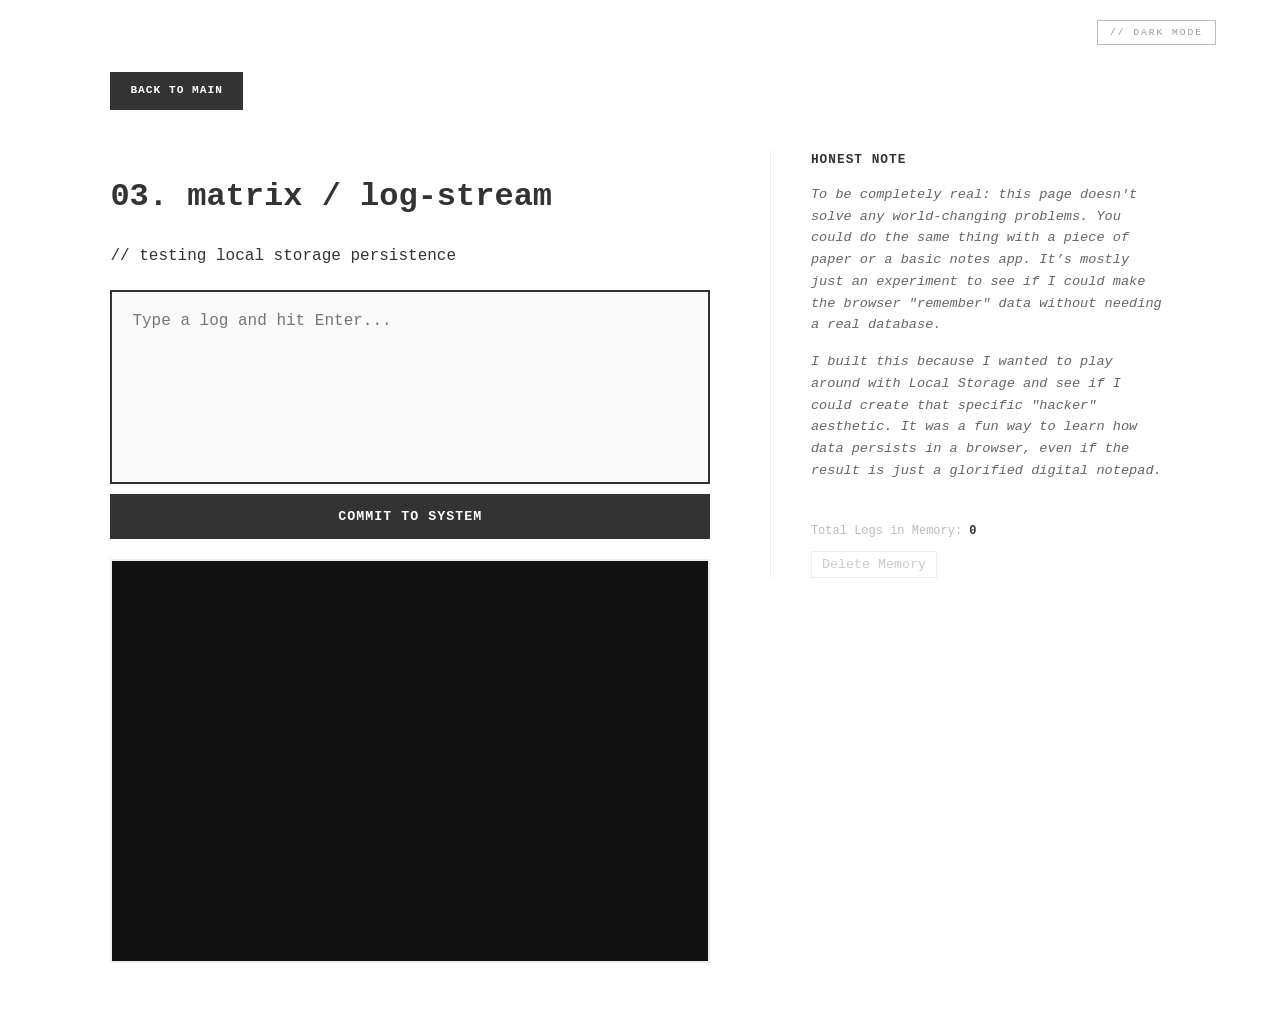
<file: Experiments/matrix.html>
<!DOCTYPE html>
<html lang="en">
<head>
    <meta charset="UTF-8">
    <meta name="viewport" content="width=device-width, initial-scale=1.0">
    <title>03. Matrix | Persistent Log</title>
    <style>
        /* ── DARK MODE VARS ─────────────────────────────────────── */
        :root {
          --bg: #fff; --fg: #333; --fg-mid: #666; --fg-light: #999;
          --fg-faint: #bbb; --fg-ghost: #ccc; --fg-line: #eee;
          --fg-inv: #fff; --bg-inv: #333; --bg-input: #fafafa;
        }
        html.dark {
          --bg: #111; --fg: #e8e8e8; --fg-mid: #999; --fg-light: #777;
          --fg-faint: #555; --fg-ghost: #444; --fg-line: #2a2a2a;
          --fg-inv: #111; --bg-inv: #e8e8e8; --bg-input: #1a1a1a;
        }
        html, body { background: var(--bg); color: var(--fg); transition: background 0.4s ease, color 0.4s ease; }

        #dark-toggle {
          position: fixed; top: 20px; right: 5%;
          background: none; border: 1px solid var(--fg-faint);
          color: var(--fg-light); font-family: 'Cascadia Code', monospace;
          font-size: 0.6rem; letter-spacing: 2px; text-transform: uppercase;
          padding: 6px 12px; cursor: pointer; z-index: 9999;
          transition: border-color 0.3s, color 0.3s;
        }
        #dark-toggle:hover { border-color: var(--fg); color: var(--fg); }

        body { font-family: 'Cascadia Code', monospace; padding: 5% 8%; line-height: 1.6; }
        .back {
          display: inline-block; margin-bottom: 40px;
          background: var(--bg-inv); color: var(--fg-inv); border: none;
          padding: 10px 20px; font-family: 'Cascadia Code', monospace;
          font-size: 0.7rem; font-weight: bold; text-transform: uppercase;
          text-decoration: none; letter-spacing: 1px; cursor: pointer; transition: opacity 0.2s;
        }
        .back:hover { opacity: 0.7; }
        
        .main-layout { 
            display: grid; 
            grid-template-columns: 1.2fr 0.8fr; 
            gap: 60px; 
            align-items: start;
        }

        .editor-container { display: flex; flex-direction: column; gap: 10px; }
        textarea { 
            height: 150px;
            border: 2px solid var(--fg); 
            padding: 20px; 
            font-family: inherit; 
            font-size: 1rem; 
            outline: none; 
            resize: none;
            background: var(--bg-input);
            color: var(--fg);
            transition: background 0.4s, border-color 0.4s, color 0.4s;
        }

        .send-btn { background: var(--bg-inv); color: var(--fg-inv); border: none; padding: 15px; cursor: pointer; font-weight: bold; font-family: inherit; text-transform: uppercase; letter-spacing: 1px; transition: opacity 0.2s; }
        .send-btn:hover { opacity: 0.7; }

        .viewport { 
            height: 40vh;
            border: 2px solid var(--fg-line); 
            background: #111; 
            color: #00ff41; 
            padding: 20px; 
            overflow-y: auto; 
            font-size: 0.85rem;
            margin-top: 20px;
        }

        .log-entry { margin-bottom: 12px; border-left: 2px solid #00ff41; padding-left: 10px; animation: scan 0.3s ease-out; }
        .log-time { color: #008f11; font-weight: bold; margin-right: 10px; font-size: 0.7rem; }
        
        @keyframes scan { from { opacity: 0; transform: translateX(-5px); } to { opacity: 1; transform: translateX(0); } }

        .sidebar { border-left: 1px solid var(--fg-line); padding-left: 40px; }
        .philosophy-note { margin-bottom: 40px; }
        .philosophy-note h3 { font-size: 0.8rem; text-transform: uppercase; color: var(--fg); margin-top: 0; letter-spacing: 1px; }
        .philosophy-note p { font-size: 0.85rem; color: var(--fg-mid); font-style: italic; margin-bottom: 15px; }

        .footer-stats { margin-top: 20px; display: flex; flex-direction: column; gap: 10px; font-size: 0.75rem; color: var(--fg-faint); }
        .footer-stats span { color: var(--fg); font-weight: bold; }
        button.clear-btn { background: none; border: 1px solid var(--fg-line); color: var(--fg-ghost); cursor: pointer; width: fit-content; padding: 5px 10px; font-family: inherit; transition: color 0.3s, border-color 0.3s; }
        button.clear-btn:hover { color: #ff4444; border-color: #ff4444; }

        @media (max-width: 900px) {
            .main-layout { grid-template-columns: 1fr; }
            .sidebar { border-left: none; padding-left: 0; }
        }
    </style>
</head>
<body>

    <button id="dark-toggle" onclick="toggleDark()">// dark mode</button>
    <a href="../index.html#projects" class="back">BACK TO MAIN</a>

    <div class="main-layout">
        
        <div class="tool-section">
            <div style="margin-bottom: 20px;">
                <h1>03. matrix / log-stream</h1>
                <p>// testing local storage persistence</p>
            </div>

            <div class="editor-container">
                <textarea id="matrix-input" placeholder="Type a log and hit Enter..."></textarea>
                <button class="send-btn" onclick="commitEntry()">COMMIT TO SYSTEM</button>
            </div>

            <div class="viewport" id="matrix-output"></div>
        </div>

        <div class="sidebar">
            <div class="philosophy-note">
                <h3>Honest Note</h3>
                <p>To be completely real: this page doesn't solve any world-changing problems. You could do the same thing with a piece of paper or a basic notes app. It’s mostly just an experiment to see if I could make the browser "remember" data without needing a real database.</p>
                <p>I built this because I wanted to play around with Local Storage and see if I could create that specific "hacker" aesthetic. It was a fun way to learn how data persists in a browser, even if the result is just a glorified digital notepad.</p>
            </div>

            <div class="footer-stats">
                <div>Total Logs in Memory: <span id="entry-count" style="color: #333; font-weight: bold;">0</span></div>
                <button class="clear-btn" onclick="wipeAll()">Delete Memory</button>
            </div>
        </div>

    </div>

    <script>
        const input = document.getElementById('matrix-input');
        const output = document.getElementById('matrix-output');
        const countDisplay = document.getElementById('entry-count');

        let logs = JSON.parse(localStorage.getItem('persistent_logs')) || [];

        window.onload = () => {
            renderAllLogs();
        };

        input.addEventListener('keydown', (e) => {
            if (e.key === 'Enter' && !e.shiftKey) {
                e.preventDefault();
                commitEntry();
            }
        });

        function commitEntry() {
            const val = input.value.trim();
            if (!val) return;

            const newEntry = {
                text: val,
                timestamp: new Date().toLocaleTimeString([], { hour12: false })
            };

            logs.push(newEntry);
            localStorage.setItem('persistent_logs', JSON.stringify(logs));

            input.value = ''; 
            renderSingleLog(newEntry);
            updateStats();
        }

        function renderAllLogs() {
            output.innerHTML = '';
            logs.forEach(log => renderSingleLog(log));
            updateStats();
        }

        function renderSingleLog(log) {
            const div = document.createElement('div');
            div.className = 'log-entry';
            div.innerHTML = `<span class="log-time">[${log.timestamp}]</span> ${escapeHTML(log.text)}`;
            output.appendChild(div);
            output.scrollTop = output.scrollHeight;
        }

        function updateStats() {
            countDisplay.innerText = logs.length;
        }

        function wipeAll() {
            if (confirm("Permanently delete all browser history?")) {
                localStorage.removeItem('persistent_logs');
                logs = [];
                renderAllLogs();
            }
        }

        function escapeHTML(str) {
            return str.replace(/[&<>"']/g, m => ({'&':'&amp;','<':'&lt;','>':'&gt;','"':'&quot;',"'":'&#39;'}[m]));
        }

        // ── Dark mode sync ────────────────────────────────────
        const darkToggle = document.getElementById('dark-toggle');
        function applyDark(dark) {
            document.documentElement.classList.toggle('dark', dark);
            darkToggle.textContent = dark ? '// light mode' : '// dark mode';
        }
        function toggleDark() {
            const nowDark = !document.documentElement.classList.contains('dark');
            localStorage.setItem('darkMode', nowDark ? '1' : '0');
            applyDark(nowDark);
        }
        applyDark(localStorage.getItem('darkMode') === '1');
    </script>
</body>
</html>
</file>
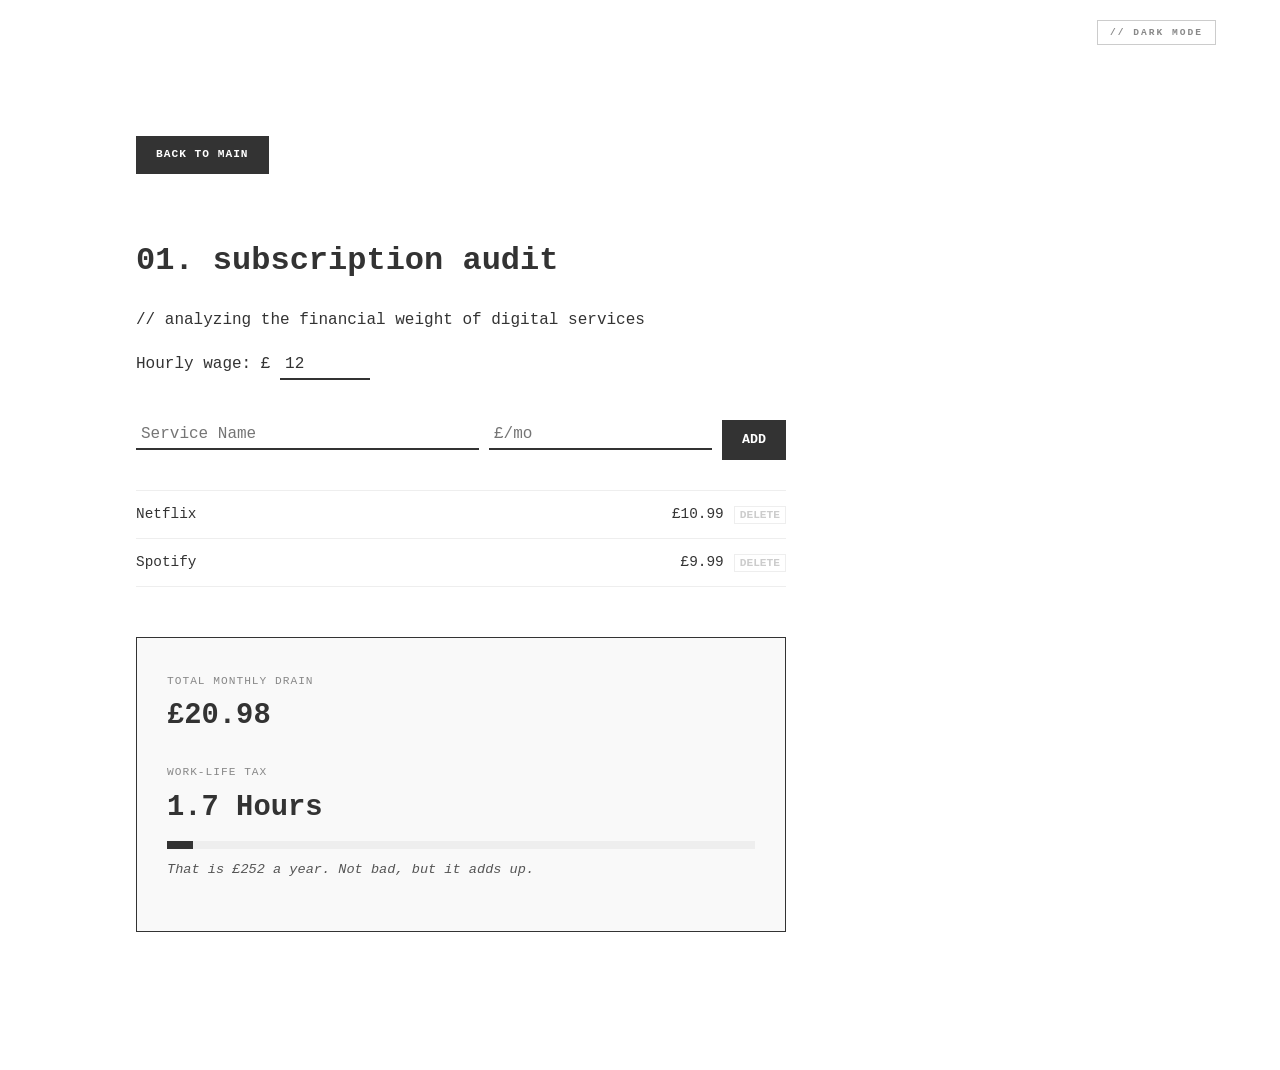
<file: Experiments/subs.html>
<!DOCTYPE html>
<html lang="en">
<head>
    <meta charset="UTF-8">
    <meta name="viewport" content="width=device-width, initial-scale=1.0">
    <title>01. Subscription Audit</title>
    <style>
        /* ── DARK MODE VARS ─────────────────────────────────────── */
        :root {
          --bg: #fff; --bg-card: #f9f9f9; --fg: #333; --fg-mid: #555;
          --fg-light: #888; --fg-ghost: #ccc; --fg-line: #eee;
          --fg-inv: #fff; --bg-inv: #333; --border: #333;
        }
        html.dark {
          --bg: #111; --bg-card: #1a1a1a; --fg: #e8e8e8; --fg-mid: #999;
          --fg-light: #666; --fg-ghost: #444; --fg-line: #2a2a2a;
          --fg-inv: #111; --bg-inv: #e8e8e8; --border: #e8e8e8;
        }
        html, body { background: var(--bg); color: var(--fg); transition: background 0.4s ease, color 0.4s ease; }

        #dark-toggle {
          position: fixed; top: 20px; right: 5%;
          background: none; border: 1px solid var(--fg-ghost);
          color: var(--fg-light); font-family: 'Cascadia Code', monospace;
          font-size: 0.6rem; letter-spacing: 2px; text-transform: uppercase;
          padding: 6px 12px; cursor: pointer; z-index: 9999;
          transition: border-color 0.3s, color 0.3s;
        }
        #dark-toggle:hover { border-color: var(--fg); color: var(--fg); }

        body { font-family: 'Cascadia Code', monospace; padding: 10%; line-height: 1.6; }
        .container { max-width: 650px; }
        
        .setup { margin-bottom: 30px; }
        input { border: none; border-bottom: 2px solid var(--fg); padding: 5px; font-family: inherit; outline: none; font-size: 1rem; margin-bottom: 10px; transition: border-color 0.3s, background 0.4s, color 0.4s; background: transparent; color: var(--fg); }
        input:focus { border-bottom-color: var(--fg-light); }
        
        .add-row { display: flex; gap: 10px; margin-top: 20px; }
        .add-row input { flex-grow: 1; }
        
        button { background: var(--bg-inv); color: var(--fg-inv); border: none; padding: 10px 20px; font-family: inherit; cursor: pointer; font-weight: bold; transition: opacity 0.2s; }
        button:hover { opacity: 0.7; }

        #sub-list { margin: 30px 0; list-style: none; padding: 0; border-top: 1px solid var(--fg-line); }
        .sub-item { display: flex; justify-content: space-between; padding: 12px 0; border-bottom: 1px solid var(--fg-line); font-size: 0.9rem; }
        .remove-btn { color: var(--fg-ghost); cursor: pointer; font-size: 0.7rem; border: 1px solid var(--fg-line); padding: 2px 5px; margin-left: 10px; background: none; font-family: inherit; transition: background 0.2s, color 0.2s, border-color 0.2s; }
        .remove-btn:hover { background: #ff4444; color: #fff; border-color: #ff4444; }

        .dashboard { margin-top: 50px; background: var(--bg-card); padding: 30px; border: 1px solid var(--border); transition: background 0.4s, border-color 0.4s; }
        .stat-group { margin-bottom: 20px; }
        .label { font-size: 0.7rem; text-transform: uppercase; color: var(--fg-light); letter-spacing: 1px; }
        .value { font-size: 1.8rem; font-weight: bold; display: block; }
        
        .progress-container { width: 100%; height: 8px; background: var(--fg-line); margin-top: 10px; }
        #progress-bar { width: 0%; height: 100%; background: var(--fg); transition: width 0.5s ease; }

        .comparison { font-size: 0.85rem; color: var(--fg-mid); font-style: italic; margin-top: 10px; display: block; }
        .back {
          display: inline-block; margin-bottom: 40px;
          background: var(--bg-inv); color: var(--fg-inv); border: none;
          padding: 10px 20px; font-family: 'Cascadia Code', monospace;
          font-size: 0.7rem; font-weight: bold; text-transform: uppercase;
          text-decoration: none; letter-spacing: 1px; cursor: pointer; transition: opacity 0.2s;
        }
        .back:hover { opacity: 0.7; }
    </style>
</head>
<body>
    <button id="dark-toggle" onclick="toggleDark()">// dark mode</button>
    <a href="../index.html#projects" class="back">BACK TO MAIN</a>
    <div class="container">
        <h1>01. subscription audit</h1>
        <p>// analyzing the financial weight of digital services</p>
        
        <div class="setup">
            <span>Hourly wage: £</span>
            <input type="number" id="wage" style="width: 80px;" value="12" oninput="updateAll()">
        </div>

        <div class="add-row">
            <input type="text" id="sub-name" placeholder="Service Name">
            <input type="number" id="sub-cost" placeholder="£/mo" style="width: 80px;">
            <button onclick="addSub()">ADD</button>
        </div>

        <ul id="sub-list"></ul>
        
        <div class="dashboard">
            <div class="stat-group">
                <span class="label">Total Monthly Drain</span>
                <span class="value" id="total-cost">£0.00</span>
            </div>
            
            <div class="stat-group">
                <span class="label">Work-Life Tax</span>
                <span class="value" id="res">0.00 Hours</span>
                <div class="progress-container"><div id="progress-bar"></div></div>
                <span class="comparison" id="compare-text">Waiting for data...</span>
            </div>
        </div>
    </div>

    <script>
        let subscriptions = [
            { name: "Netflix", cost: 10.99 },
            { name: "Spotify", cost: 9.99 }
        ];

        function addSub() {
            const name = document.getElementById('sub-name').value;
            const cost = parseFloat(document.getElementById('sub-cost').value);
            if (name && cost) {
                subscriptions.push({ name, cost });
                document.getElementById('sub-name').value = '';
                document.getElementById('sub-cost').value = '';
                updateAll();
            }
        }

        function removeSub(index) {
            subscriptions.splice(index, 1);
            updateAll();
        }

        function updateAll() {
            const list = document.getElementById('sub-list');
            const wage = parseFloat(document.getElementById('wage').value) || 0;
            let total = 0;

            list.innerHTML = '';
            subscriptions.forEach((sub, i) => {
                total += sub.cost;
                const li = document.createElement('li');
                li.className = 'sub-item';
                li.innerHTML = `<span>${sub.name}</span>
                    <span>£${sub.cost.toFixed(2)}<button class="remove-btn" onclick="removeSub(${i})">DELETE</button></span>`;
                list.appendChild(li);
            });

            const hours = wage > 0 ? (total / wage) : 0;
            const yearly = total * 12;

            document.getElementById('total-cost').innerText = `£${total.toFixed(2)}`;
            document.getElementById('res').innerText = `${hours.toFixed(1)} Hours`;

            const percent = Math.min((hours / 40) * 100, 100);
            document.getElementById('progress-bar').style.width = percent + '%';

            let compare = '';
            if (yearly > 1000) compare = `That is £${yearly.toFixed(0)} a year—basically a high-end MacBook.`;
            else if (yearly > 500) compare = `That is £${yearly.toFixed(0)} a year—a decent holiday or a new console.`;
            else if (yearly > 0) compare = `That is £${yearly.toFixed(0)} a year. Not bad, but it adds up.`;
            else compare = 'The stack is currently empty.';

            document.getElementById('compare-text').innerText = compare;
        }

        updateAll();

        // ── Dark mode sync ────────────────────────────────────
        const darkToggle = document.getElementById('dark-toggle');
        function applyDark(dark) {
            document.documentElement.classList.toggle('dark', dark);
            darkToggle.textContent = dark ? '// light mode' : '// dark mode';
        }
        function toggleDark() {
            const nowDark = !document.documentElement.classList.contains('dark');
            localStorage.setItem('darkMode', nowDark ? '1' : '0');
            applyDark(nowDark);
        }
        applyDark(localStorage.getItem('darkMode') === '1');
    </script>
</body>
</html>
</file>
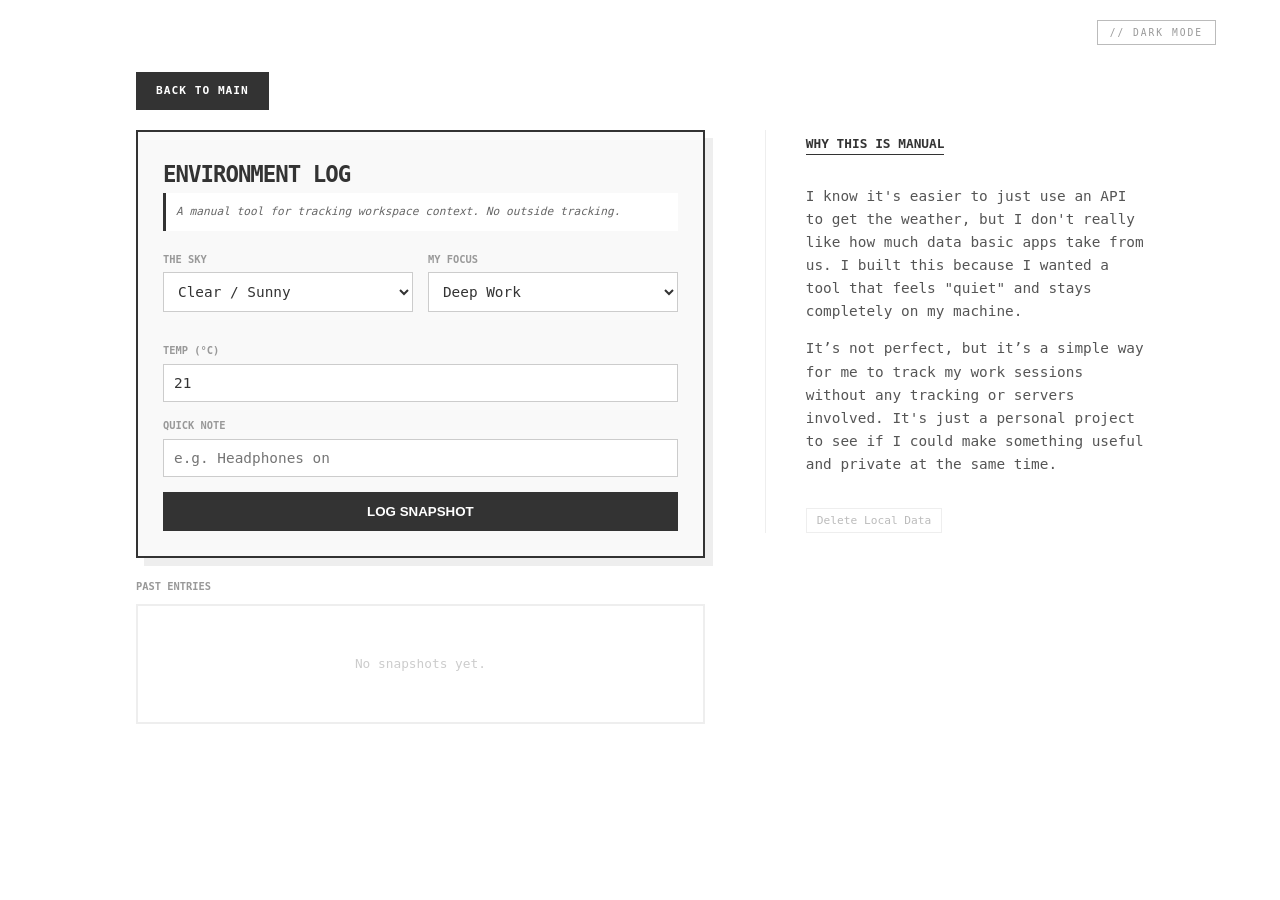
<file: Experiments/weather.html>
<!DOCTYPE html>
<html lang="en">
<head>
    <meta charset="UTF-8">
    <meta name="viewport" content="width=device-width, initial-scale=1.0">
    <title>04. Env-Log | Privacy-First Weather</title>
    <style>
        /* ── DARK MODE VARS ─────────────────────────────────────── */
        :root {
          --bg: #fff; --bg-card: #f9f9f9; --fg: #333; --fg-mid: #555;
          --fg-light: #666; --fg-faint: #999; --fg-ghost: #bbb;
          --fg-line: #eee; --fg-inv: #fff; --bg-inv: #333; --border: #ccc;
        }
        html.dark {
          --bg: #111; --bg-card: #1a1a1a; --fg: #e8e8e8; --fg-mid: #aaa;
          --fg-light: #888; --fg-faint: #666; --fg-ghost: #555;
          --fg-line: #2a2a2a; --fg-inv: #111; --bg-inv: #e8e8e8; --border: #444;
        }
        html, body { background: var(--bg); color: var(--fg); transition: background 0.4s ease, color 0.4s ease; }

        #dark-toggle {
          position: fixed; top: 20px; right: 5%;
          background: none; border: 1px solid var(--fg-ghost);
          color: var(--fg-faint); font-family: 'Cascadia Code', monospace;
          font-size: 0.6rem; letter-spacing: 2px; text-transform: uppercase;
          padding: 6px 12px; cursor: pointer; z-index: 9999;
          transition: border-color 0.3s, color 0.3s;
        }
        #dark-toggle:hover { border-color: var(--fg); color: var(--fg); }

        body { font-family: 'Cascadia Code', monospace; padding: 5% 10%; line-height: 1.6; }
        .back {
          display: inline-block; margin-bottom: 20px;
          background: var(--bg-inv); color: var(--fg-inv); border: none;
          padding: 10px 20px; font-family: 'Cascadia Code', monospace;
          font-size: 0.7rem; font-weight: bold; text-transform: uppercase;
          text-decoration: none; letter-spacing: 1px; cursor: pointer; transition: opacity 0.2s;
        }
        .back:hover { opacity: 0.7; }
        
        .main-layout { display: grid; grid-template-columns: 1.2fr 0.8fr; gap: 60px; align-items: start; }

        .weather-card { border: 2px solid var(--fg); padding: 25px; background: var(--bg-card); box-shadow: 8px 8px 0px var(--fg-line); margin-bottom: 20px; transition: background 0.4s, border-color 0.4s, box-shadow 0.4s; }
        h1 { margin: 0; font-size: 1.4rem; text-transform: uppercase; letter-spacing: -1px; }
        
        .app-purpose { font-size: 0.7rem; color: var(--fg-light); margin-bottom: 20px; padding: 10px; background: var(--bg); border-left: 3px solid var(--fg); font-style: italic; transition: background 0.4s, border-color 0.4s; }

        .input-row { display: grid; grid-template-columns: 1fr 1fr; gap: 15px; margin-bottom: 15px; }
        .input-group { margin-bottom: 15px; }
        label { display: block; font-size: 0.65rem; text-transform: uppercase; color: var(--fg-faint); margin-bottom: 5px; font-weight: bold; }
        
        select, input { width: 100%; border: 1px solid var(--border); padding: 10px; font-family: inherit; font-size: 0.9rem; outline: none; background: var(--bg); color: var(--fg); box-sizing: border-box; transition: background 0.4s, border-color 0.4s, color 0.4s; }

        .btn-log { width: 100%; background: var(--bg-inv); color: var(--fg-inv); border: none; padding: 12px; cursor: pointer; font-weight: bold; text-transform: uppercase; transition: opacity 0.2s; }
        .btn-log:hover { opacity: 0.7; }

        .history-container { border: 2px solid var(--fg-line); background: var(--bg); padding: 15px; max-height: 350px; overflow-y: auto; margin-top: 10px; transition: background 0.4s, border-color 0.4s; }
        .history-item { padding: 10px 0; border-bottom: 1px dashed var(--fg-line); display: flex; justify-content: space-between; align-items: center; }
        .history-item:last-child { border-bottom: none; }
        .weather-icon { font-size: 1.1rem; margin-right: 12px; }
        .history-text { font-size: 0.8rem; color: var(--fg-mid); }
        .history-tag { font-size: 0.6rem; background: var(--bg-inv); color: var(--fg-inv); padding: 2px 6px; border-radius: 2px; margin-left: 8px; text-transform: uppercase; transition: background 0.4s, color 0.4s; }
        .history-meta { font-size: 0.65rem; color: var(--fg-ghost); text-align: right; line-height: 1.2; }

        .sidebar { border-left: 1px solid var(--fg-line); padding-left: 40px; }
        .philosophy-note h3 { font-size: 0.8rem; text-transform: uppercase; color: var(--fg); margin-top: 0; border-bottom: 1px solid var(--fg); display: inline-block; margin-bottom: 15px; }
        .philosophy-note p { font-size: 0.9rem; color: var(--fg-mid); margin-bottom: 12px; }

        .clear-btn { background: none; border: 1px solid var(--fg-line); color: var(--fg-ghost); cursor: pointer; font-size: 0.7rem; width: fit-content; margin-top: 20px; font-family: inherit; padding: 5px 10px; transition: color 0.3s, border-color 0.3s; }
        .clear-btn:hover { color: #ff4444; border-color: #ff4444; }

        @media (max-width: 850px) {
            .main-layout { grid-template-columns: 1fr; }
            .sidebar { border-left: none; padding-left: 0; margin-top: 40px; }
            .input-row { grid-template-columns: 1fr; }
        }
    </style>
</head>
<body>

    <button id="dark-toggle" onclick="toggleDark()">// dark mode</button>
    <a href="../index.html#projects" class="back">BACK TO MAIN</a>

    <div class="main-layout">
        
        <div class="tool-section">
            <div class="weather-card">
                <h1>Environment Log</h1>
                <div class="app-purpose">
                    A manual tool for tracking workspace context. No outside tracking.
                </div>
                
                <div class="input-row">
                    <div class="input-group">
                        <label>The Sky</label>
                        <select id="condition">
                            <option value="☀️">Clear / Sunny</option>
                            <option value="☁️">Overcast</option>
                            <option value="🌧️">Rainy</option>
                            <option value="⛈️">Stormy</option>
                            <option value="🌙">Night</option>
                        </select>
                    </div>

                    <div class="input-group">
                        <label>My Focus</label>
                        <select id="focus-mode">
                            <option value="Deep Work">Deep Work</option>
                            <option value="Productive">Productive</option>
                            <option value="Learning">Learning</option>
                            <option value="Debugging">Debugging</option>
                            <option value="Chilling">Chilling</option>
                        </select>
                    </div>
                </div>

                <div class="input-group">
                    <label>Temp (°C)</label>
                    <input type="number" id="temp" value="21">
                </div>

                <div class="input-group">
                    <label>Quick Note</label>
                    <input type="text" id="vibe" placeholder="e.g. Headphones on">
                </div>

                <button class="btn-log" onclick="logEnvironment()">Log Snapshot</button>
            </div>

            <label style="font-size: 0.65rem; text-transform: uppercase; color: #999; font-weight: bold;">Past Entries</label>
            <div class="history-container" id="log-history"></div>
        </div>

        <div class="sidebar">
            <div class="philosophy-note">
                <h3>Why this is manual</h3>
                <p>I know it's easier to just use an API to get the weather, but I don't really like how much data basic apps take from us. I built this because I wanted a tool that feels "quiet" and stays completely on my machine.</p>
                <p>It’s not perfect, but it’s a simple way for me to track my work sessions without any tracking or servers involved. It's just a personal project to see if I could make something useful and private at the same time.</p>
            </div>
            <button class="clear-btn" onclick="clearLogs()">Delete Local Data</button>
        </div>

    </div>

    <script>
        let envLogs = JSON.parse(localStorage.getItem('env_logs')) || [];

        window.onload = () => { renderLogs(); };

        function logEnvironment() {
            const condEmoji = document.getElementById('condition').value;
            const condText = document.getElementById('condition').options[document.getElementById('condition').selectedIndex].text;
            const focus = document.getElementById('focus-mode').value;
            const temp = document.getElementById('temp').value;
            const userNote = document.getElementById('vibe').value.trim();
            
            const finalVibe = userNote || `Logged in ${condText} conditions.`;
            
            const newLog = {
                condition: condEmoji,
                focus: focus,
                temp: temp,
                vibe: finalVibe,
                time: new Date().toLocaleTimeString([], { hour: '2-digit', minute: '2-digit' }),
                date: new Date().toLocaleDateString()
            };

            envLogs.unshift(newLog);
            localStorage.setItem('env_logs', JSON.stringify(envLogs));
            renderLogs();
            document.getElementById('vibe').value = '';
        }

        function renderLogs() {
            const container = document.getElementById('log-history');
            container.innerHTML = '';
            
            if (envLogs.length === 0) {
                container.innerHTML = '<p style="color:#ccc; font-size:0.8rem; padding: 20px; text-align: center;">No snapshots yet.</p>';
                return;
            }

            envLogs.forEach(log => {
                const item = document.createElement('div');
                item.className = 'history-item';
                item.innerHTML = `
                    <div style="display:flex; align-items:center;">
                        <span class="weather-icon">${log.condition}</span>
                        <div class="history-text">
                            <strong>${log.temp}°C</strong> — ${log.vibe}
                            <span class="history-tag">${log.focus}</span>
                        </div>
                    </div>
                    <div class="history-meta">${log.time}<br>${log.date}</div>
                `;
                container.appendChild(item);
            });
        }

        function clearLogs() {
            if (confirm("Wipe history?")) {
                localStorage.removeItem('env_logs');
                envLogs = [];
                renderLogs();
            }
        }

        // ── Dark mode sync ────────────────────────────────────
        const darkToggle = document.getElementById('dark-toggle');
        function applyDark(dark) {
            document.documentElement.classList.toggle('dark', dark);
            darkToggle.textContent = dark ? '// light mode' : '// dark mode';
        }
        function toggleDark() {
            const nowDark = !document.documentElement.classList.contains('dark');
            localStorage.setItem('darkMode', nowDark ? '1' : '0');
            applyDark(nowDark);
        }
        applyDark(localStorage.getItem('darkMode') === '1');
    </script>
</body>
</html>
</file>
<file: main.css>
@font-face {
font-family: 'Cascadia Code';
src: url('cascadia.code.ttf') format('truetype');
}

/* ── CSS VARIABLES ───────────────────────────────────────── */
:root {
--bg:        #fff;
--bg-off:    #fdfdfd;
--bg-hover:  #f9f9f9;
--fg:        #333;
--fg-mid:    #777;
--fg-light:  #999;
--fg-faint:  #bbb;
--fg-ghost:  #ccc;
--fg-line:   #eee;
--fg-inv:    #fff;
--bg-inv:    #333;
}
html.dark {
--bg:        #111;
--bg-off:    #141414;
--bg-hover:  #1a1a1a;
--fg:        #e8e8e8;
--fg-mid:    #999;
--fg-light:  #777;
--fg-faint:  #555;
--fg-ghost:  #444;
--fg-line:   #2a2a2a;
--fg-inv:    #111;
--bg-inv:    #e8e8e8;
}

html, body {
margin: 0; padding: 0; background: var(--bg);
font-family: 'Cascadia Code', monospace; color: var(--fg);
height: 1900vh; cursor: none; overflow-x: hidden;
transition: background 0.4s ease, color 0.4s ease;
}

/* DARK MODE TOGGLE */
#dark-toggle {
position: absolute; top: 30px; right: 10%;
background: none; border: 1px solid var(--fg-faint);
color: var(--fg-light); font-family: 'Cascadia Code', monospace;
font-size: 0.65rem; letter-spacing: 2px; text-transform: uppercase;
padding: 7px 14px; cursor: none; z-index: 10001;
transition: border-color 0.3s ease, color 0.3s ease, background 0.3s ease;
}
#dark-toggle:hover { border-color: var(--fg); color: var(--fg); }

/* Shared row for dark-mode toggle + terminal nav, top-right */
#top-right-controls {
position: fixed; top: 30px; right: 10%; z-index: 9999;
display: flex; align-items: center; gap: 10px;
}

/* DISCLAIMER LAYER */
#disclaimer-layer {
position: fixed; top: 0; left: 0; width: 100%; height: 100%;
background: var(--bg-off); z-index: 10000; display: flex;
flex-direction: column; justify-content: center; padding: 10%;
box-sizing: border-box; transition: opacity 0.8s ease, visibility 0.8s, background 0.4s ease;
}
.enter-btn {
display: inline-block; margin-top: 10px; padding: 12px 25px;
border: 1.5px solid var(--fg); background: transparent; color: var(--fg);
font-family: 'Cascadia Code', monospace; font-weight: bold;
cursor: none; transition: all 0.3s ease;
}
.enter-btn:hover { background: var(--fg); color: var(--fg-inv); }

/* COMPANIES TICKER */
#companies-ticker {
position: absolute; bottom: 40px; left: 0; width: 100%;
overflow: hidden; pointer-events: none;
}
#companies-ticker::before,
#companies-ticker::after {
content: ''; position: absolute; top: 0; width: 120px; height: 100%; z-index: 2;
}
#companies-ticker::before { left: 0; background: linear-gradient(to right, var(--bg-off), transparent); }
#companies-ticker::after  { right: 0; background: linear-gradient(to left, var(--bg-off), transparent); }

.ticker-label {
font-size: 0.6rem; color: var(--fg-ghost); text-transform: uppercase;
letter-spacing: 3px; margin-bottom: 14px; padding-left: 10%;
}

.ticker-track {
display: flex; align-items: center;
width: max-content;
animation: ticker 18s linear infinite;
}
@keyframes ticker {
from { transform: translateX(0); }
to   { transform: translateX(-50%); }
}

.ticker-item {
display: flex; align-items: center; justify-content: center;
width: 160px;
flex-shrink: 0;
}

.ticker-item img {
height: 28px; width: auto; max-width: 130px; max-height: 28px;
object-fit: contain;
transition: filter 0.4s ease;
}
html.dark .ticker-item img { filter: invert(1) brightness(0.75); }

/* Force tall/narrow logos to fill width instead */
.ticker-item img.logo-tall {
height: auto; width: 80px; max-height: 36px;
}

.ticker-item.highlight {
width: 180px;
}

.ticker-item.highlight span {
font-size: 1rem; font-weight: bold; color: var(--fg-inv);
font-family: 'Cascadia Code', monospace; letter-spacing: 2px;
background: var(--bg-inv); padding: 6px 16px;
transition: background 0.4s ease, color 0.4s ease;
}

/* MAIN VIEWPORT */
.viewport {
position: fixed; top: 0; left: 0; width: 100vw; height: 100vh;
display: grid; align-items: center;
padding-left: 10%; box-sizing: border-box;
opacity: 0; transition: opacity 1s ease;
pointer-events: none;
}

.intro-build, .cv-group, .real-project-group, .project-group, .contact-group {
grid-area: 1 / 1;
opacity: 0;
visibility: hidden;
pointer-events: none;
}

.clock-item { display: block; line-height: 1.2; }

/* ANIMATIONS */
@keyframes clockIn {
from { opacity: 0; transform: translateY(30px); }
to   { opacity: 1; transform: translateY(0); }
}
@keyframes clockOut {
to { opacity: 0; transform: translateY(-120px); }
}
@keyframes toggleActive {
0%, 100% { visibility: visible; }
}

/* TYPOGRAPHY */
.intro-text { font-size: 2.8rem; }
.sub-text   { font-size: 2.8rem; color: var(--fg-light); }
.cv-line    { font-size: 2.2rem; }
.section-label { font-size: 0.8rem; color: var(--fg-faint); text-transform: uppercase; letter-spacing: 2px; margin-bottom: 20px; display: block; }
.cv-link { color: var(--fg); font-weight: bold; text-decoration: none; border-bottom: 3px solid var(--fg); cursor: none; transition: color 0.4s ease, border-color 0.4s ease; }

/* GREEN DOT PULSE */
@keyframes greenPulse {
0%   { box-shadow: 0 0 0 0 rgba(0, 255, 0, 0.5); }
70%  { box-shadow: 0 0 0 8px rgba(0, 255, 0, 0); }
100% { box-shadow: 0 0 0 0 rgba(0, 255, 0, 0); }
}
.green-dot {
width: 10px; height: 10px; background: #00ff00; border-radius: 50%;
animation: greenPulse 2s ease-out infinite; flex-shrink: 0;
}

/* STATUS LOG — reusable pattern for current / retired statuses */
.status-list { display: flex; flex-direction: column; gap: 14px; margin-bottom: 22px; }
.status-row { display: flex; align-items: flex-start; gap: 12px; }
.status-dot {
width: 9px; height: 9px; border-radius: 50%; flex-shrink: 0;
margin-top: 4px;
}
.status-dot.is-active {
background: #00ff00;
animation: greenPulse 2s ease-out infinite;
}
.status-dot.is-retired {
background: #ff3b30;
box-shadow: none;
animation: none;
}
.status-text {
font-size: 0.8rem; text-transform: uppercase; letter-spacing: 1.5px;
color: var(--fg-mid);
}
.status-row.is-retired .status-text {
text-decoration: line-through;
color: var(--fg-ghost);
}
.status-row.is-active .status-text {
color: var(--fg);
font-weight: bold;
}
.status-meta {
display: block;
font-size: 0.65rem;
color: var(--fg-faint);
text-transform: uppercase;
letter-spacing: 1.5px;
margin-top: 4px;
}
.status-meta span.meta-value { color: var(--fg-light); }

/* SCROLL PROGRESS */
#scroll-progress {
position: fixed; right: 10%; top: 50%;
transform: translateY(-50%);
display: flex; flex-direction: column; gap: 10px;
opacity: 0; transition: opacity 1s ease;
pointer-events: none; z-index: 500;
}
.progress-dot {
width: 4px; height: 4px; border-radius: 50%;
background: var(--fg-line); transition: background 0.3s ease, transform 0.3s ease;
}
.progress-dot.active { background: var(--fg); transform: scale(1.5); }

/* SECTION COUNTER */
#section-counter {
position: fixed; bottom: 40px; right: 10%;
font-size: 0.65rem; color: var(--fg-ghost); letter-spacing: 3px;
opacity: 0; transition: opacity 1s ease;
pointer-events: none; z-index: 500;
}

/* NOISE OVERLAY */
#noise-overlay {
position: fixed; top: 0; left: 0; width: 100%; height: 100%;
pointer-events: none; z-index: 1; opacity: 0.025;
background-image: url("data:image/svg+xml,%3Csvg viewBox='0 0 200 200' xmlns='http://www.w3.org/2000/svg'%3E%3Cfilter id='n'%3E%3CfeTurbulence type='fractalNoise' baseFrequency='0.9' numOctaves='4' stitchTiles='stitch'/%3E%3C/filter%3E%3Crect width='100%25' height='100%25' filter='url(%23n)'/%3E%3C/svg%3E");
}

/* PROJECT GRID OVERLAY — EXPERIMENTS */
#project-grid-isolated {
position: fixed; top: 0; left: 0; width: 100%; height: 100%;
background: var(--bg); z-index: 20000;
display: none; grid-template-columns: 1fr 1fr; grid-template-rows: 1fr 1fr;
opacity: 0; transition: opacity 0.4s ease;
pointer-events: auto;
}
.project-entry {
text-decoration: none; color: inherit; border: 1px solid var(--fg-line);
padding: 40px; display: flex; flex-direction: column; justify-content: center;
background: var(--bg); transition: background 0.3s ease;
}
.project-entry:hover { background: var(--bg-hover); }
.close-projects-btn {
position: absolute; top: 30px; left: 30px; z-index: 20001;
background: var(--bg-inv); color: var(--fg-inv); border: none; padding: 10px 20px;
font-family: 'Cascadia Code', monospace; font-size: 0.7rem; font-weight: bold; cursor: none;
transition: background 0.4s ease, color 0.4s ease;
}
.p-meta { font-size: 0.6rem; color: var(--fg-faint); text-transform: uppercase; margin-bottom: 4px; display: block; }
.p-name { font-size: 1.1rem; font-weight: bold; display: block; }
.p-desc { font-size: 0.75rem; color: var(--fg-mid); margin-top: 4px; line-height: 1.4; }

/* REAL PROJECTS OVERLAY */
#real-project-overlay {
position: fixed; top: 0; left: 0; width: 100%; height: 100%;
background: var(--bg); z-index: 20000;
display: none; opacity: 0; transition: opacity 0.4s ease, background 0.4s ease;
pointer-events: auto; overflow: hidden;
}
.close-real-btn {
position: absolute; top: 30px; left: 30px; z-index: 20001;
background: var(--bg-inv); color: var(--fg-inv); border: none; padding: 10px 20px;
font-family: 'Cascadia Code', monospace; font-size: 0.7rem; font-weight: bold; cursor: none;
transition: background 0.4s ease, color 0.4s ease;
}
.real-projects-grid {
display: flex; align-items: center; justify-content: center;
width: 100%; height: 100%;
}
.wip-entry {
border: 1px solid var(--fg-line); padding: 60px 80px;
display: flex; flex-direction: column; justify-content: center;
background: var(--bg); position: relative; overflow: hidden;
width: 480px; max-width: 80vw;
transition: background 0.4s ease, border-color 0.4s ease;
}

/* WIP ANIMATIONS */
@keyframes loadBar {
0%   { width: 0%; }  20%  { width: 18%; } 40%  { width: 37%; }
55%  { width: 52%; } 70%  { width: 68%; } 85%  { width: 76%; }
95%  { width: 82%; } 100% { width: 82%; }
}
@keyframes blink {
0%, 100% { opacity: 1; } 50% { opacity: 0; }
}
@keyframes scanline {
0% { top: -5%; } 100% { top: 105%; }
}
@keyframes dotPulse {
0%, 100% { opacity: 0.2; } 50% { opacity: 1; }
}
.wip-scanline {
position: absolute; left: 0; width: 100%; height: 2px;
background: linear-gradient(to right, transparent, rgba(128,128,128,0.08), transparent);
animation: scanline 4s linear infinite; pointer-events: none;
}
.wip-bar-wrap { width: 100%; height: 3px; background: var(--fg-line); margin-top: 20px; }
.wip-bar {
height: 100%; background: var(--fg);
animation: loadBar 8s ease-out forwards;
animation-play-state: paused;
transition: background 0.4s ease;
}
.wip-entry:hover .wip-bar { animation-play-state: running; }
.wip-dots { display: flex; gap: 6px; margin-top: 14px; }
.wip-dot  { width: 5px; height: 5px; border-radius: 50%; background: var(--fg-ghost); }
.wip-dot:nth-child(1) { animation: dotPulse 1.4s 0.0s infinite; }
.wip-dot:nth-child(2) { animation: dotPulse 1.4s 0.2s infinite; }
.wip-dot:nth-child(3) { animation: dotPulse 1.4s 0.4s infinite; }
.wip-not-ready { font-size: 0.65rem; color: var(--fg-faint); text-transform: uppercase; letter-spacing: 2px; margin-bottom: 14px; display: block; }
.wip-name    { font-size: 1.1rem; font-weight: bold; display: block; margin-bottom: 4px; }
.wip-desc    { font-size: 0.75rem; color: var(--fg-mid); line-height: 1.4; }
.wip-bar-stuck { width: 50%; height: 100%; background: var(--fg-ghost); }
.wip-percent { font-size: 0.6rem; color: var(--fg-ghost); margin-top: 8px; display: block; letter-spacing: 1px; }

/* SCROLL TIMELINES */
@supports (animation-timeline: scroll()) {
.intro-build { opacity: 1; visibility: visible; }
.sub-text { animation: clockIn linear both; animation-timeline: scroll(); animation-range: 2% 12%; }
.intro-build { animation: clockOut linear both; animation-timeline: scroll(); animation-range: 12% 20%; }

.cv-group {
animation: clockIn linear both, clockOut linear both, toggleActive both;
animation-timeline: scroll();
animation-range: 22% 30%, 36% 44%, 22% 44%;
}
.real-project-group {
animation: clockIn linear both, clockOut linear both, toggleActive both;
animation-timeline: scroll();
animation-range: 46% 54%, 60% 68%, 46% 68%;
}
.project-group {
animation: clockIn linear both, clockOut linear both, toggleActive both;
animation-timeline: scroll();
animation-range: 70% 78%, 84% 90%, 70% 90%;
}
.contact-group {
animation: clockIn linear both, toggleActive both;
animation-timeline: scroll();
animation-range: 92% 98%, 92% 100%;
}
}

/* CUSTOM CURSOR */
#cursor {
width: 12px; height: 12px; background: var(--fg); border-radius: 50%;
position: fixed; pointer-events: none; z-index: 99999;
transform: translate(-50%, -50%); left: -100px;
transition: background 0.4s ease;
}
.cursor-hover { transform: translate(-50%, -50%) scale(4) !important; background: rgba(51,51,51,0.1) !important; border: 1px solid var(--fg); }

/* TRIGGER BUTTON — clickable underlined text */
.project-trigger-btn {
background: none; border: none; border-bottom: 3px solid var(--fg);
padding: 0; font: inherit; font-weight: bold; cursor: none;
text-align: left; display: inline; color: var(--fg);
transition: color 0.4s ease, border-color 0.4s ease;
}

/* EMAIL COPY BUTTON */
.email-copy-btn {
background: none; border: none; padding: 0; cursor: none;
font-family: 'Cascadia Code', monospace; text-align: left;
display: block; margin-top: 8px;
}
.email-text {
display: block; font-size: 1.4rem; color: var(--fg); font-weight: bold;
border-bottom: 3px solid var(--fg);
transition: color 0.3s ease, border-color 0.3s ease;
}
.email-hint {
display: block; font-size: 0.7rem; color: var(--fg-faint);
text-transform: uppercase; letter-spacing: 2px; margin-top: 6px;
transition: color 0.3s ease;
}
.email-copy-btn.copied .email-text { color: var(--fg-light); border-color: var(--fg-light); }
.email-copy-btn.copied .email-hint { color: var(--fg); }

/* TERMINAL NAV — collapsed prompt that expands into cd-style jump commands */
#nav-terminal {
position: relative;
opacity: 0; pointer-events: none;
transition: opacity 1s ease;
font-family: 'Cascadia Code', monospace;
}
#nav-terminal-toggle {
background: var(--bg); border: 1px solid var(--fg-faint);
color: var(--fg-mid); font-family: 'Cascadia Code', monospace;
font-size: 0.75rem; letter-spacing: 1px; padding: 8px 14px;
cursor: none; display: flex; align-items: center; gap: 6px;
transition: border-color 0.3s ease, color 0.3s ease, background 0.4s ease;
}
#nav-terminal-toggle:hover { border-color: var(--fg); color: var(--fg); }
.nav-caret { color: var(--fg-faint); }
.nav-blink { animation: blink 1s step-end infinite; }

#nav-terminal-panel {
position: absolute; top: calc(100% + 8px); right: 0; left: auto;
background: var(--bg-off); border: 1px solid var(--fg-faint);
min-width: 220px; max-height: 0; overflow: hidden;
transition: max-height 0.35s ease, border-color 0.3s ease, background 0.4s ease;
}
#nav-terminal.is-open #nav-terminal-panel { max-height: 260px; }
#nav-terminal.is-open #nav-terminal-toggle { border-color: var(--fg); color: var(--fg); }

.nav-cmd-row {
display: block; width: 100%; text-align: left;
background: none; border: none; border-bottom: 1px solid var(--fg-line);
color: var(--fg-mid); font-family: 'Cascadia Code', monospace;
font-size: 0.7rem; letter-spacing: 1px; padding: 10px 14px;
cursor: none; transition: background 0.2s ease, color 0.2s ease;
}
.nav-cmd-row:last-child { border-bottom: none; }
.nav-cmd-row:hover { background: var(--bg-hover); color: var(--fg); }
.nav-cmd-row.is-current { color: var(--fg); font-weight: bold; }
.nav-cmd-row .nav-cmd-path { color: var(--fg-faint); }
.nav-cmd-row.is-current .nav-cmd-path { color: var(--fg-light); }

/* NEW PROJECT BADGE */
#new-project-badge {
position: fixed; left: 10%; bottom: 40px; z-index: 900;
display: inline-flex; align-items: center; gap: 10px;
background: var(--bg-off); border: 1px solid var(--fg-faint);
padding: 9px 16px; text-decoration: none; color: var(--fg-mid);
font-family: 'Cascadia Code', monospace; font-size: 0.7rem;
letter-spacing: 1px; cursor: none;
opacity: 0; transform: translateY(6px);
transition: opacity 1s ease 0.3s, transform 0.6s ease 0.3s, border-color 0.3s ease, color 0.3s ease, background 0.4s ease;
pointer-events: none;
}
#new-project-badge.is-visible { opacity: 1; transform: translateY(0); }
#new-project-badge:hover { border-color: var(--fg); color: var(--fg); }
#new-project-badge .badge-dot {
width: 7px; height: 7px; border-radius: 50%; background: #00ff00; flex-shrink: 0;
animation: greenPulse 2s ease-out infinite;
}
#new-project-badge .badge-arrow { transition: transform 0.3s ease; }
#new-project-badge:hover .badge-arrow { transform: translateX(3px); }

/* TOAST */
#toast {
position: fixed; bottom: 60px; left: 50%; transform: translateX(-50%) translateY(20px);
background: var(--bg-inv); color: var(--fg-inv);
font-family: 'Cascadia Code', monospace; font-size: 0.75rem;
letter-spacing: 2px; text-transform: uppercase;
padding: 12px 28px; z-index: 99998;
opacity: 0; transition: opacity 0.3s ease, transform 0.3s ease;
pointer-events: none;
}
#toast.show { opacity: 1; transform: translateX(-50%) translateY(0); }

/* ── MOBILE OPTIMIZATION ─────────────────────────────────── */
@media (max-width: 768px) {
html, body { cursor: auto; }
#cursor { display: none; }
.project-trigger-btn, .email-copy-btn, .enter-btn, #dark-toggle,
#main-dark-toggle, .cv-link, .close-projects-btn, .close-real-btn,
.project-entry, .wip-entry, #nav-terminal-toggle, .nav-cmd-row { cursor: pointer; }

#dark-toggle { right: 6%; top: 20px; font-size: 0.6rem; padding: 6px 10px; }
#top-right-controls { top: 20px; right: 6%; gap: 6px; }
#main-dark-toggle { font-size: 0.6rem; padding: 6px 10px; }
#nav-terminal-toggle { font-size: 0.6rem; padding: 6px 10px; }
#nav-terminal-panel { min-width: 60vw; }
.nav-cmd-row { font-size: 0.65rem; padding: 12px 14px; }
#disclaimer-layer { padding: 8% 7%; }
.disclaimer-box h1 { font-size: 1.4rem; }
.disclaimer-box p { font-size: 0.9rem; line-height: 1.5; }
.enter-btn { padding: 10px 20px; font-size: 0.85rem; }

#companies-ticker { bottom: 20px; }
.ticker-label { font-size: 0.5rem; padding-left: 7%; letter-spacing: 2px; }
.ticker-item { width: 110px; }
.ticker-item img { height: 20px; max-height: 20px; max-width: 90px; }
.ticker-item.logo-tall, .ticker-item img.logo-tall { width: 60px; }
.ticker-item.highlight { width: 120px; }
.ticker-item.highlight span { font-size: 0.8rem; padding: 5px 12px; }

.viewport { padding-left: 7%; padding-right: 7%; }
.intro-text { font-size: 1.6rem; }
.sub-text { font-size: 1.3rem; }
.cv-line { font-size: 1.2rem; }
.section-label { font-size: 0.65rem; margin-bottom: 12px; }

#scroll-progress { right: 5%; }
#section-counter { right: 5%; bottom: 20px; font-size: 0.55rem; }

.email-text { font-size: 1rem; }
.email-hint { font-size: 0.6rem; }

#project-grid-isolated {
grid-template-columns: 1fr;
grid-template-rows: repeat(4, auto);
overflow-y: auto;
}
.project-entry { padding: 24px; }
.p-name { font-size: 0.95rem; }
.p-desc { font-size: 0.7rem; }

.wip-entry { padding: 30px 24px; width: 88vw; }
.wip-name { font-size: 0.95rem; }
.wip-desc { font-size: 0.7rem; }

.close-projects-btn, .close-real-btn { top: 16px; left: 16px; padding: 8px 14px; font-size: 0.65rem; }

#new-project-badge { left: 6%; bottom: 20px; padding: 7px 12px; font-size: 0.6rem; gap: 8px; }
}

@media (max-width: 380px) {
.intro-text { font-size: 1.35rem; }
.sub-text { font-size: 1.1rem; }
.cv-line { font-size: 1.05rem; }
}
</file>
